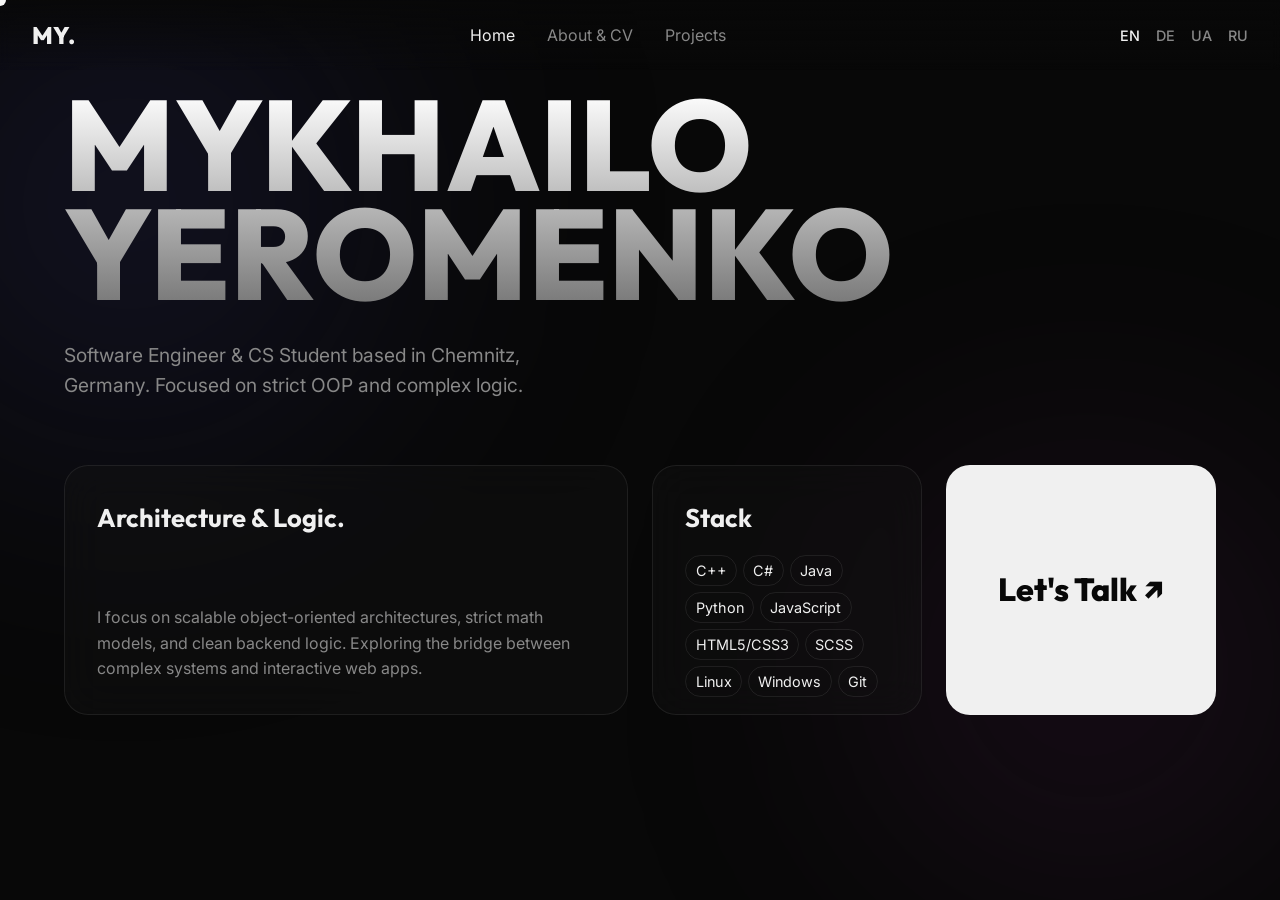
<file: index.html>
<!DOCTYPE html>
<html lang="en">
<head>
    <meta charset="UTF-8">
    <meta name="viewport" content="width=device-width, initial-scale=1.0">
    <title>Portfolio</title>
    <link href="https://fonts.googleapis.com/css2?family=Outfit:wght@300;500;800&family=Inter:wght@400;500&family=JetBrains+Mono&display=swap" rel="stylesheet">
    <link rel="stylesheet" href="style.css">
    <link rel="icon" href="favicon-round.png" type="image/x-icon">
</head>
<body>
    <div class="cursor"></div>
    <div class="ambient-glow glow-1"></div>
    <div class="ambient-glow glow-2"></div>

    <!-- Шапка и Навигация -->
    <header class="top-nav">
        <div class="logo">MY.</div>
        <div class="burger-menu" id="burger-menu" role="button" aria-label="Open navigation menu" tabindex="0">
            <span></span><span></span><span></span>
        </div>
        
        <nav class="main-nav" id="main-nav">
            <button class="nav-btn active hover-target" data-target="page-home">Home</button>
            <button class="nav-btn hover-target" data-target="page-about">About & CV</button>
            <button class="nav-btn hover-target" data-target="page-projects">Projects</button>
            
            <!-- МОБИЛЬНЫЙ ПЕРЕКЛЮЧАТЕЛЬ (Будет виден только в меню на телефоне) -->
            <div class="mobile-lang-switch">
                <a href="index.html" class="active hover-target">EN</a>
                <a href="index_de.html" class="hover-target">DE</a>
                <a href="index_ua.html" class="hover-target">UA</a>
                <a href="index_ru.html" class="hover-target">RU</a>
            </div>
        </nav>

        <!-- ДЕСКТОПНЫЙ ПЕРЕКЛЮЧАТЕЛЬ (Будет виден только на ПК) -->
        <div class="lang-switch">
            <a href="index.html" class="active hover-target">EN</a>
            <a href="index_de.html" class="hover-target">DE</a>
            <a href="index_ua.html" class="hover-target">UA</a>
            <a href="index_ru.html" class="hover-target">RU</a>
        </div>
    </header>

    <main class="container">
        
        <!-- ================= СТРАНИЦА: ГЛАВНАЯ (Bento Grid) ================= -->
        <section id="page-home" class="page-section active">
            <div class="hero">
                <h1 class="huge-text">MYKHAILO<br>YEROMENKO</h1>
                <div class="hero-bottom">
                    <p>Software Engineer & CS Student based in Chemnitz, Germany. Focused on strict OOP and complex logic.</p>
                </div>
            </div>

            <div class="bento-grid">
                <!-- Кратко о себе -->
                <div class="bento-card span-2 reveal">
                    <h3>Architecture & Logic.</h3>
                    <p>I focus on scalable object-oriented architectures, strict math models, and clean backend logic. Exploring the bridge between complex systems and interactive web apps.</p>
                </div>
                <!-- Стек -->
                <div class="bento-card reveal tech-card">
                    <h3>Stack</h3>
                    <div class="tags">
                        <!-- Языки -->
                        <span>C++</span><span>C#</span><span>Java</span><span>Python</span><span>JavaScript</span>
                        <!-- Веб -->
                        <span>HTML5/CSS3</span><span>SCSS</span>
                        <!-- Окружение и инструменты -->
                        <span>Linux</span><span>Windows</span><span>Git</span>
                    </div>
                </div>
                <div class="bento-card reveal contact-card">
                    <a target="_blank" href="https://t.me/Petryshka229" class="hover-target">Let's Talk ↗</a>
                </div>
            </div>
        </section>


        <!-- ================= СТРАНИЦА: ОБО МНЕ & CV ================= -->
        <section id="page-about" class="page-section">
            <div class="about-grid">
                <!-- Мотивационное письмо -->
                <article class="motivation-section reveal">
                    <h2>About Me</h2>
                    <p>I approach software development as a structural discipline. My primary focus lies in creating scalable object-oriented architectures and complex backend logic.</p>
                    <p>Beyond academic requirements, I actively develop interactive applications and simulations. Whether it's architecting a mathematical core or designing web-based tools for tabletop games like Dungeons & Dragons, I prioritize code maintainability and strict logic patterns.</p>
                    <p>Currently seeking opportunities to apply my knowledge in a professional R&D or backend development environment.</p>
                </article>

                <!-- Резюме (CV) -->
                <article class="cv-section reveal">
                    <h2>Curriculum Vitae</h2>
                    <div class="cv-item">
                        <span class="cv-date">Oct 2026 — Present</span>
                        <h3>Technische Universität Chemnitz</h3>
                        <p>B.Sc. Informatik (Winter Semester 2026/2027)</p>
                    </div>
                    <div class="cv-item">
                        <span class="cv-date">2022 — 2024</span>
                        <h3>V. N. Karazin Kharkiv National University</h3>
                        <p>Computer Science (4 semesters completed)</p>
                    </div>
                    <div class="cv-item">
                        <span class="cv-date">Languages</span>
                        <p>Ukrainian (Native), Russian (Native), German (B2), English.</p>
                    </div>
                </article>
            </div>
        </section>


        <!-- ================= СТРАНИЦА: ПРОЕКТЫ ================= -->
        <section id="page-projects" class="page-section">
            <div class="projects-header reveal">
                <h2>Selected Works</h2>
                <div class="project-filters">
                    <button class="filter-btn active hover-target" data-filter="all">All</button>
                    <button class="filter-btn hover-target" data-filter="university">University</button>
                    <button class="filter-btn hover-target" data-filter="courses">Courses</button>
                    <button class="filter-btn hover-target" data-filter="hobby">Hobby</button>
                    <button class="filter-btn hover-target" data-filter="work">Work</button>
                    <button class="filter-btn hover-target" data-filter="games">Games</button>
                </div>
            </div>

            <div class="projects-gallery">
                <article class="advanced-project-card reveal" data-category="university">
                <div class="project-preview">
                    <img src="lab001.jpg" alt="Lab 001 Preview" class="preview-img">
                    <div class="project-links">
                    <a href="https://misha1290.github.io/lab001/" class="btn-primary hover-target" target="_blank" rel="noopener noreferrer">Live Demo</a>
                    <a href="https://github.com/misha1290/lab001" class="btn-secondary hover-target" target="_blank" rel="noopener noreferrer">GitHub</a>
                    </div>
                </div>
                <div class="project-details">
                    <span class="category">University Project</span>
                    <h3>HTML5 Web Architecture</h3>
                    <p class="tech-stack">HTML5 • Semantic Markup</p>
                    <p class="description">
                    An academic project focused on the foundational principles of building web pages using modern HTML5 standards and client-server architecture concepts.
                    </p>

                    <div class="features-block">
                    <h4>Key Features & Highlights:</h4>
                    <ul>
                        <li><strong>Semantic Outlining:</strong> Employs standard structural tags like <code>&lt;header&gt;</code>, <code>&lt;section&gt;</code>, <code>&lt;article&gt;</code>, and <code>&lt;footer&gt;</code> for accessible document flow.</li>
                        <li><strong>Native Multimedia Integration:</strong> Embeds local video and audio files directly using HTML5 <code>&lt;video&gt;</code> and <code>&lt;audio&gt;</code> tags with built-in playback controls.</li>
                        <li><strong>Code Documentation:</strong> Uses <code>&lt;pre&gt;</code> and <code>&lt;code&gt;</code> blocks to display raw HTML examples within the page itself.</li>
                    </ul>
                    </div>

                    <div class="code-viewer">
                    <div class="code-header">
                        <div class="mac-btns">
                        <span class="dot red"></span>
                        <span class="dot yellow"></span>
                        <span class="dot green"></span>
                        </div>
                        <span class="filename">index.html</span>
                    </div>
                    <pre><code>&lt;!-- Native video embedding with fallback --&gt;
    &lt;section&gt;
        &lt;p&gt;Вивід відео за допомогою тегу &amp;lt;video&amp;gt;&lt;/p&gt;
        &lt;video width="600" height="400" controls&gt;
            &lt;source src="videolabs.mp4" type="video/mp4"&gt;
            Ваш браузер не підтримує відтворення відео.
        &lt;/video&gt;
    &lt;/section&gt;</code></pre>
                    </div>
                </div>
                </article>
        <!-- BEAUTY-LAB -->
                <article class="advanced-project-card reveal" data-category="work">
                    <div class="project-preview">
                        <img src="BeautyLab.jpg" alt="Beauty Lab Chemnitz" class="preview-img">
                        <div class="project-links">
                        <a href="https://misha1290.github.io/-BEAUTY-LAB/" class="btn-primary hover-target" target="_blank" rel="noopener noreferrer">Live Demo</a>
                        <a href="https://github.com/misha1290/-BEAUTY-LAB" class="btn-secondary hover-target" target="_blank" rel="noopener noreferrer">GitHub</a>
                        </div>
                    </div>

                    <div class="project-details">
                        <span class="category">Commercial / Landing Page</span>
                        <h3>Beauty Lab</h3>
                        <p class="tech-stack">Vanilla JS • Tailwind CSS • Fetch API</p>
                        <p class="description">
                        A premium, bilingual (RU/DE) landing page developed for an esthetic center in Germany. The project features dynamic DOM rendering, scroll-triggered animations, and a serverless lead-capture system integrated with Telegram.
                        </p>

                        <div class="features-block">
                        <h4>Key Features & Highlights:</h4>
                        <ul>
                            <li><strong>Serverless Form Submission:</strong> Routing booking requests to a Telegram bot via Google Apps Script, explicitly bypassing CORS preflight restrictions.</li>
                            <li><strong>State Persistence (UX):</strong> Utilizing <code>localStorage</code> to temporarily save user inputs across sessions, preventing data loss on accidental page reloads.</li>
                            <li><strong>Bilingual Architecture:</strong> Dynamic language switching (Russian/German) implemented via a custom JS dictionary and DOM traversing, without page reloads.</li>
                            <li><strong>Performance:</strong> Styled strictly with Tailwind CSS and animated using the native <code>IntersectionObserver</code> API for optimal rendering speed.</li>
                        </ul>
                        </div>

                        <div class="code-viewer">
                        <div class="code-header">
                            <div class="mac-btns">
                            <span class="dot red"></span>
                            <span class="dot yellow"></span>
                            <span class="dot green"></span>
                            </div>
                            <span class="filename">telegram-api.js</span>
                        </div>
                        <pre><code>// Asynchronous lead capture & CORS handling
        const GOOGLE_APP_URL = 'https://script.google.com/macros/s/.../exec'; 

        async function sendToTelegram(message, inputIdsToClear) {
            try {
                const response = await fetch(GOOGLE_APP_URL, {
                    method: 'POST',
                    // Using text/plain to avoid CORS preflight issues in Google Script
                    headers: { 'Content-Type': 'text/plain;charset=utf-8' },
                    body: JSON.stringify({ message: message })
                });
                
                const result = await response.json();
                
                if (result.status === 'success') {
                    showSuccessModal();
                    clearFormStorage(inputIdsToClear); // Clears localStorage upon success
                } else {
                    console.error('Server Error:', result.message);
                }
            } catch (error) {
                console.error('Network Error:', error);
            }
        }</code></pre>
                        </div>
                    </div>
                </article>
                <!-- Time Sync Manager -->
                <article class="advanced-project-card reveal" data-category="hobby">
                    <div class="project-preview">
                        <img src="Cat.jpg" alt="Time Sync Manager Preview" class="preview-img">
                        <div class="project-links">
                        <a href="https://misha1290.github.io/cat/" class="btn-primary hover-target" target="_blank" rel="noopener noreferrer">Live Demo</a>
                        <a href="https://github.com/misha1290/cat" class="btn-secondary hover-target" target="_blank" rel="noopener noreferrer">GitHub</a>
                        </div>
                    </div>

                    <div class="project-details">
                        <span class="category">Hobby / Utility App</span>
                        <h3>Time Sync Manager & Shop</h3>
                        <p class="tech-stack">JavaScript (ES6+) • Fetch API • LocalStorage</p>
                        <p class="description">
                        A web application featuring a countdown timer synchronized with a global time API. It includes a virtual storefront where users can purchase or use time-altering power-ups.
                        </p>

                        <div class="features-block">
                        <h4>Key Features & Highlights:</h4>
                        <ul>
                            <li><strong>Server Time Synchronization:</strong> Fetches real-time UTC data from <code>worldtimeapi.org</code> to adjust for client-side clock drift and prevent manipulation.</li>
                            <li><strong>Persistent State Management:</strong> Utilizes <code>localStorage</code> to save the timer's end time, pause moments, and shop inventory (items like time freezes) across browser reloads.</li>
                            <li><strong>Dynamic UI Updates:</strong> Calculates hours, minutes, and seconds dynamically and handles interval clearing when the timer reaches zero.</li>
                        </ul>
                        </div>

                        <div class="code-viewer">
                        <div class="code-header">
                            <div class="mac-btns">
                            <span class="dot red"></span>
                            <span class="dot yellow"></span>
                            <span class="dot green"></span>
                            </div>
                            <span class="filename">timer-sync.js</span>
                        </div>
                        <pre><code>// Fetching real UTC time to prevent client-side cheating
        async function getServerTime() {
        try {
            const response = await fetch("https://worldtimeapi.org/api/ip");
            const data = await response.json();
            return new Date(data.utc_datetime);
        } catch (error) {
            console.error("API Error:", error);
            return new Date(); // fallback: local time
        }
        }</code></pre>
                        </div>
                    </div>
                </article>
        <!-- 1. SeptaBank -->
                <article class="advanced-project-card reveal" data-category="courses">
                    <div class="project-preview">
                        <img src="Bank.jpg" alt="SeptaBank UI Preview" class="preview-img">
                        <div class="project-links">
                        <a href="https://misha1290.github.io/SeptaBank/" class="btn-primary hover-target" target="_blank" rel="noopener noreferrer">Live Demo</a>
                        <a href="https://github.com/misha1290/SeptaBank" class="btn-secondary hover-target" target="_blank" rel="noopener noreferrer">GitHub</a>
                        </div>
                    </div>

                    <div class="project-details">
                        <span class="category">Course Project / Frontend UI</span>
                        <h3>SeptaBank Landing</h3>
                        <p class="tech-stack">Vanilla JS • CSS 3D Transforms • AOS</p>
                        <p class="description">
                        A visually rich landing page designed for a mock financial institution. The core focus is on smooth user experience, featuring controlled preloader sequencing, scroll-driven reveals, and complex CSS architectures for 3D elements.
                        </p>

                        <div class="features-block">
                        <h4>Key Technical Highlights:</h4>
                        <ul>
                            <li><strong>Timeout Preloader:</strong> A custom JS-driven loading screen that blocks the overflow until the DOM is fully ready, fading out smoothly via CSS classes.</li>
                            <li><strong>3D Card Interactions:</strong> Implementation of realistic credit card components using advanced CSS properties like <code>transform-style: preserve-3d</code> and <code>rotateY</code>.</li>
                            <li><strong>Scroll Animations:</strong> Integration of the AOS library for performant, intersection-based fade and zoom effects on content blocks.</li>
                        </ul>
                        </div>

                        <div class="code-viewer">
                        <div class="code-header">
                            <div class="mac-btns">
                            <span class="dot red"></span>
                            <span class="dot yellow"></span>
                            <span class="dot green"></span>
                            </div>
                            <span class="filename">loader.js</span>
                        </div>
                        <pre><code>// Preloader & overflow control sequence
        let loader = document.querySelector('.loading');
        let body = document.querySelector('body');

        window.addEventListener('load', function() {
            loader.classList.add('tuck');
            body.classList.add('tuck'); // Enables scrolling
            
            setTimeout(function() {
                loader.classList.remove('tuck');
                body.classList.remove('tuck');
            }, 1000);
        });</code></pre>
                        </div>
                    </div>
                </article>
                <!-- 2. Gildia -->
                <article class="advanced-project-card reveal" data-category="hobby">
                    <div class="project-preview">
                        <img src="Gildia.jpg" alt="Adventurers Guild Preview" class="preview-img">
                        <div class="project-links">
                        <a href="https://misha1290.github.io/Gildia/" class="btn-primary hover-target" target="_blank" rel="noopener noreferrer">Live Demo</a>
                        <a href="https://github.com/misha1290/Gildia" class="btn-secondary hover-target" target="_blank" rel="noopener noreferrer">GitHub</a>
                        </div>
                    </div>

                    <div class="project-details">
                        <span class="category">Hobby / Tabletop Tool</span>
                        <h3>Adventurers Guild Board</h3>
                        <p class="tech-stack">JavaScript (ES6) • DOM Manipulation • CSS</p>
                        <p class="description">
                        An immersive, interactive quest board built to track homebrew D&D campaigns. It parses arrays of quest and character data to dynamically generate a randomized, organic-looking notice board and rank roster.
                        </p>

                        <div class="features-block">
                        <h4>Key Technical Highlights:</h4>
                        <ul>
                            <li><strong>Dynamic HTML Injection:</strong> Iterating through data arrays to construct and append complex DOM elements on the fly using template literals.</li>
                            <li><strong>Organic Algorithmic UI:</strong> Simulating a physical notice board by applying a random CSS rotation (between -4 and 4 degrees) to each rendered quest card.</li>
                            <li><strong>Complex Styling:</strong> Crafting a fantasy aesthetic using stacked linear and radial gradients, custom web fonts, and multi-layered box shadows.</li>
                        </ul>
                        </div>

                        <div class="code-viewer">
                        <div class="code-header">
                            <div class="mac-btns">
                            <span class="dot red"></span>
                            <span class="dot yellow"></span>
                            <span class="dot green"></span>
                            </div>
                            <span class="filename">render-quests.js</span>
                        </div>
                        <pre><code>// Dynamic rendering with randomized rotation
        quests.forEach(quest =&gt; {
            const notice = document.createElement('div');
            notice.classList.add('notice');
            
            // Applying random tilt (-4 to 4 degrees)
            const rotation = (Math.random() * 8) - 4;
            notice.style.transform = `rotate(${rotation}deg)`;

            let marksHtml = quest.marks &gt; 0 
                ? `&lt;div class="marks"&gt;${'🔴'.repeat(quest.marks)}&lt;/div&gt;` 
                : '';

            notice.innerHTML = `
                &lt;h2&gt;${quest.title}&lt;/h2&gt;
                &lt;span class="highlight"&gt;XP: ${quest.xp}&lt;/span&gt;
                &lt;p&gt;${quest.desc}&lt;/p&gt;
                &lt;span class="highlight"&gt;Reward: ${quest.reward}&lt;/span&gt;
                ${marksHtml}
            `;
            
            board.appendChild(notice);
        });</code></pre>
                        </div>
                    </div>
                </article>
                <!-- Kingdom Game -->
                <article class="advanced-project-card reveal" data-category="hobby games">
                    <div class="project-preview">
                        <img src="kingdom.png" alt="Kingdom Game Preview" class="preview-img">
                        <div class="project-links">
                        <a href="https://misha1290.github.io/kingdom/" class="btn-primary hover-target" target="_blank" rel="noopener noreferrer">Live Demo</a>
                        <a href="https://github.com/misha1290/kingdom" class="btn-secondary hover-target" target="_blank" rel="noopener noreferrer">GitHub</a>
                        </div>
                    </div>

                    <div class="project-details">
                        <span class="category">Hobby / Web Game</span>
                        <h3>Kingdom: Royal Defense</h3>
                        <p class="tech-stack">Vanilla JS • HTML5 Audio • DOM</p>
                        <p class="description">
                        A browser-based interactive story and strategy game. Players manage troop numbers and tactics to quell an uprising, featuring branching outcomes, hidden lore modals, and a custom draggable radio interface for background music.
                        </p>

                        <div class="features-block">
                        <h4>Key Technical Highlights:</h4>
                        <ul>
                            <li><strong>Custom Media Player:</strong> Implemented a draggable radio UI where the position of the slider dynamically calculates and changes the currently playing audio track.</li>
                            <li><strong>Game Logic & Outcomes:</strong> Developed a combat calculation system comparing user choices and randomized enemy strength to determine victory or defeat.</li>
                            <li><strong>CSS State Management:</strong> Utilized the native checkbox hack (pseudoclasses) to toggle complex hidden UI elements and lore modals without relying entirely on JavaScript.</li>
                        </ul>
                        </div>

                        <div class="code-viewer">
                        <div class="code-header">
                            <div class="mac-btns">
                            <span class="dot red"></span>
                            <span class="dot yellow"></span>
                            <span class="dot green"></span>
                            </div>
                            <span class="filename">radio-drag.js</span>
                        </div>
                        <pre><code>// Handling draggable radio slider and track switching
        draggable.onmousedown = function(event) {
            isDragging = true;
            document.onmousemove = function(event) {
                if (isDragging) {
                    const containerRect = container.getBoundingClientRect();
                    let newLeft = event.clientX - containerRect.left - draggable.offsetWidth / 2;

                    let closestPosition = positions[0];
                    let closestDistance = Math.abs(newLeft - positions[0]);
                    for (let pos of positions) {
                        let distance = Math.abs(newLeft - pos);
                        if (distance &lt; closestDistance) {
                            closestPosition = pos;
                            closestDistance = distance;
                        }
                    }
                    draggable.style.left = closestPosition + 'px';
                }
            };
        };</code></pre>
                        </div>
                    </div>
                </article>

                <!-- Chess Players -->
                <article class="advanced-project-card reveal" data-category="courses">
                    <div class="project-preview">
                        <img src="Chess.jpeg" alt="Chess Players Preview" class="preview-img">
                        <div class="project-links">
                        <a href="https://misha1290.github.io/Practical_robot_No.7/" class="btn-primary hover-target" target="_blank" rel="noopener noreferrer">Live Demo</a>
                        <a href="https://github.com/misha1290/Practical_robot_No.7" class="btn-secondary hover-target" target="_blank" rel="noopener noreferrer">GitHub</a>
                        </div>
                    </div>

                    <div class="project-details">
                        <span class="category">Course Project / Informational</span>
                        <h3>Greatest Chess Players</h3>
                        <p class="tech-stack">HTML5 • CSS Layouts • Anchor Navigation</p>
                        <p class="description">
                        A structured informational webpage detailing the biographies of the greatest chess players in history. The project emphasizes clean typography, semantic structuring, and effective in-page navigation using anchored links.
                        </p>

                        <div class="features-block">
                        <h4>Key Technical Highlights:</h4>
                        <ul>
                            <li><strong>Fixed Sidebar Navigation:</strong> Implemented a persistent side menu using CSS fixed positioning that allows users to quickly jump between different player biographies.</li>
                            <li><strong>Semantic HTML Flow:</strong> Utilized structural tags to logically organize content for better accessibility and SEO indexing.</li>
                            <li><strong>Responsive Layout Adjustments:</strong> Configured media queries to hide the sidebar on smaller screens, ensuring the main content remains readable on mobile devices.</li>
                        </ul>
                        </div>

                        <div class="code-viewer">
                        <div class="code-header">
                            <div class="mac-btns">
                            <span class="dot red"></span>
                            <span class="dot yellow"></span>
                            <span class="dot green"></span>
                            </div>
                            <span class="filename">style.css</span>
                        </div>
                        <pre><code>/* Responsive Sidebar Navigation */
        .minu{
        position: fixed;
        text-align: center;
        border: thick solid black;
        width: 190px;
        height: 520px;
        left: 30px;
        }

        @media screen and (max-width: 906px) {
        .minu{
            display: none;
        }
        .section{
            padding-left: 0px;
        }
        }</code></pre>
                        </div>
                    </div>
                </article>

                <!-- DECBASE -->
                <article class="advanced-project-card reveal" data-category="courses work">
                    <div class="project-preview">
                        <img src="DECBASE.jpeg" alt="DECBASE Preview" class="preview-img">
                        <div class="project-links">
                        <a href="https://misha1290.github.io/DECBASE/" class="btn-primary hover-target" target="_blank" rel="noopener noreferrer">Live Demo</a>
                        <a href="https://github.com/misha1290/DECBASE" class="btn-secondary hover-target" target="_blank" rel="noopener noreferrer">GitHub</a>
                        </div>
                    </div>

                    <div class="project-details">
                        <span class="category">Courses / Architectural Landing</span>
                        <h3>DECBASE Interior Design</h3>
                        <p class="tech-stack">SCSS • Bootstrap 5 • HTML Dialog</p>
                        <p class="description">
                        A comprehensive, highly stylized landing page for an interior design firm. This project demonstrates the ability to integrate external frameworks while maintaining a strong, custom styling architecture.
                        </p>

                        <div class="features-block">
                        <h4>Key Technical Highlights:</h4>
                        <ul>
                            <li><strong>Native Dialog Modals:</strong> Leveraged the native HTML dialog element combined with inline JavaScript to handle complex overlay screens without heavy external scripts.</li>
                            <li><strong>Framework Integration:</strong> Utilized a popular CSS library for rapid implementation of robust components, specifically responsive carousels for client testimonials.</li>
                            <li><strong>Advanced CSS Architecture:</strong> Organized styles using advanced nesting and pseudo-elements to create complex UI patterns like animated mobile burger menus.</li>
                        </ul>
                        </div>

                        <div class="code-viewer">
                        <div class="code-header">
                            <div class="mac-btns">
                            <span class="dot red"></span>
                            <span class="dot yellow"></span>
                            <span class="dot green"></span>
                            </div>
                            <span class="filename">index.html</span>
                        </div>
                        <pre><code>&lt;!-- Native HTML5 Dialog Implementation --&gt;
        &lt;button class="best-button-open sub-button" onclick="document.querySelector('.best-modal').showModal()"&gt;CONTINUE READING&lt;/button&gt;

        &lt;dialog class="best-modal"&gt;
        &lt;h1 class="modal-title"&gt;More information&lt;/h1&gt;
        &lt;p class="modal-text"&gt;Detailed content goes here...&lt;/p&gt;
        &lt;img class="modal-img" src="./image/img1.jpg" alt="error"&gt;
        &lt;button class="best-button-close" onclick="document.querySelector('.best-modal').close()"&gt;Exit&lt;/button&gt;
        &lt;/dialog&gt;</code></pre>
                        </div>
                    </div>
                </article>

            </div>
        </section>
    </main>
    <script src="script.js"></script>
</body>
</html>
</file>
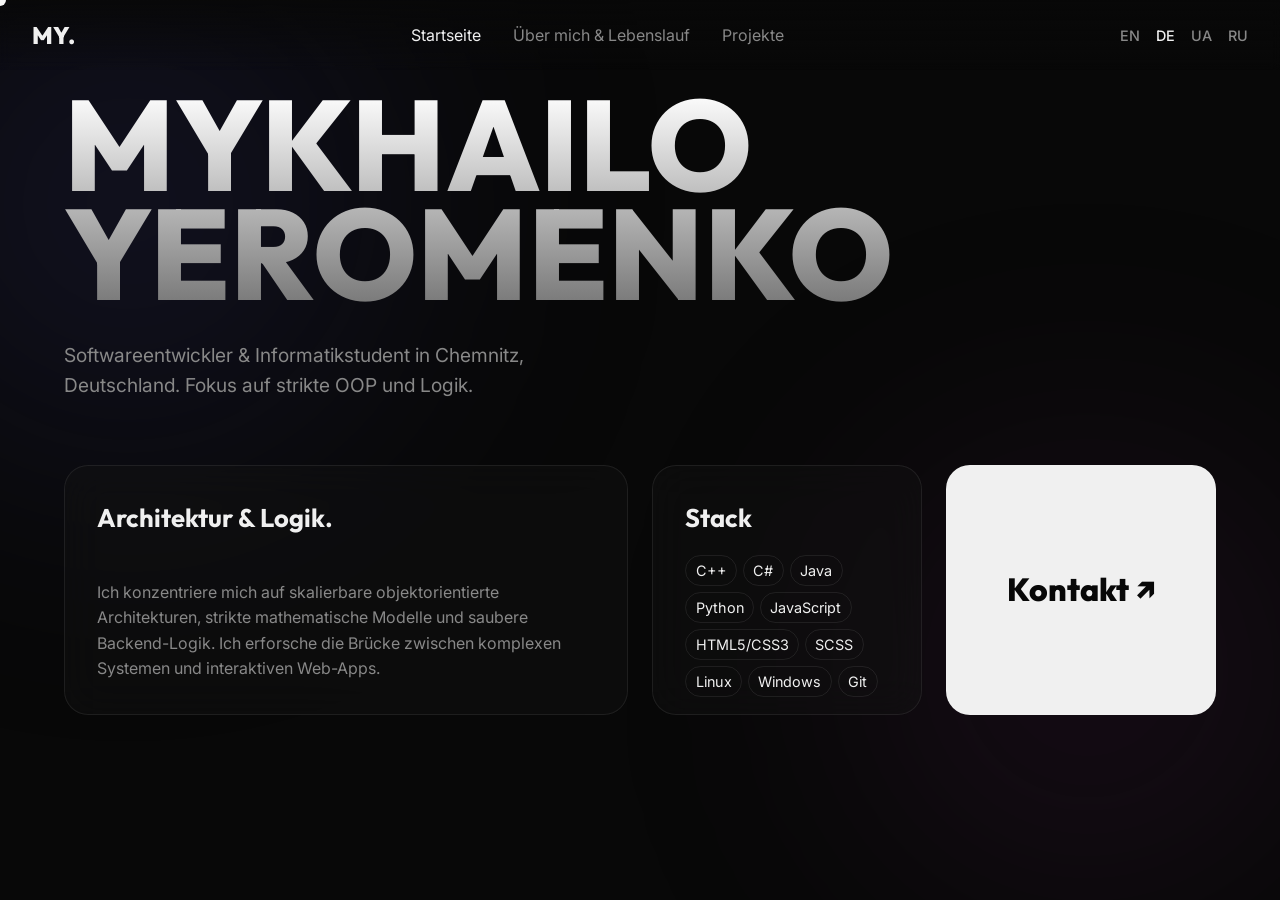
<file: index_de.html>
<!DOCTYPE html>
<html lang="de">
<head>
    <meta charset="UTF-8">
    <meta name="viewport" content="width=device-width, initial-scale=1.0">
    <title>Portfolio</title>
    <link href="https://fonts.googleapis.com/css2?family=Outfit:wght@300;500;800&family=Inter:wght@400;500&family=JetBrains+Mono&display=swap" rel="stylesheet">
    <link rel="stylesheet" href="style.css">
    <link rel="icon" href="favicon-round.png" type="image/x-icon">
</head>
<body>
    <div class="cursor"></div>
    <div class="ambient-glow glow-1"></div>
    <div class="ambient-glow glow-2"></div>

    <!-- Шапка и Навигация -->
    <header class="top-nav">
        <div class="logo">MY.</div>
        <div class="burger-menu" id="burger-menu" role="button" aria-label="Navigationsmenü öffnen" tabindex="0">
            <span></span><span></span><span></span>
        </div>
        <nav class="main-nav" id="main-nav">
            <button class="nav-btn active hover-target" data-target="page-home">Startseite</button>
            <button class="nav-btn hover-target" data-target="page-about">Über mich & Lebenslauf</button>
            <button class="nav-btn hover-target" data-target="page-projects">Projekte</button>
            
            <!-- МОБИЛЬНЫЙ ПЕРЕКЛЮЧАТЕЛЬ (Будет виден только в меню на телефоне) -->
            <div class="mobile-lang-switch">
                <a href="index.html" class="hover-target">EN</a>
                <a href="index_de.html" class="active hover-target">DE</a>
                <a href="index_ua.html" class="hover-target">UA</a>
                <a href="index_ru.html" class="hover-target">RU</a>
            </div>
        </nav>

        <!-- ДЕСКТОПНЫЙ ПЕРЕКЛЮЧАТЕЛЬ (Будет виден только на ПК) -->
        <div class="lang-switch">
            <a href="index.html" class="hover-target">EN</a>
            <a href="index_de.html" class="active hover-target">DE</a>
            <a href="index_ua.html" class="hover-target">UA</a>
            <a href="index_ru.html" class="hover-target">RU</a>
        </div>
    </header>

    <main class="container">
        
        <!-- ================= СТРАНИЦА: ГЛАВНАЯ (Bento Grid) ================= -->
        <section id="page-home" class="page-section active">
            <div class="hero">
                <h1 class="huge-text">MYKHAILO<br>YEROMENKO</h1>
                <div class="hero-bottom">
                    <p>Softwareentwickler & Informatikstudent in Chemnitz, Deutschland. Fokus auf strikte OOP und Logik.</p>
                </div>
            </div>

            <div class="bento-grid">
                <!-- Кратко о себе -->
                <div class="bento-card span-2 reveal">
                    <h3>Architektur & Logik.</h3>
                    <p>Ich konzentriere mich auf skalierbare objektorientierte Architekturen, strikte mathematische Modelle und saubere Backend-Logik. Ich erforsche die Brücke zwischen komplexen Systemen und interaktiven Web-Apps.</p>
                </div>
                <!-- Стек -->
                <div class="bento-card reveal tech-card">
                    <h3>Stack</h3>
                    <div class="tags">
                        <!-- Языки -->
                        <span>C++</span><span>C#</span><span>Java</span><span>Python</span><span>JavaScript</span>
                        <!-- Веб -->
                        <span>HTML5/CSS3</span><span>SCSS</span>
                        <!-- Окружение и инструменты -->
                        <span>Linux</span><span>Windows</span><span>Git</span>
                    </div>
                </div>
                <div class="bento-card reveal contact-card">
                    <a target="_blank" href="https://t.me/Petryshka229" class="hover-target">Kontakt ↗</a>
                </div>
            </div>
        </section>


        <!-- ================= СТРАНИЦА: ОБО МНЕ & CV ================= -->
        <section id="page-about" class="page-section">
            <div class="about-grid">
                <!-- Мотивационное письмо -->
                <article class="motivation-section reveal">
                    <h2>Über mich</h2>
                    <p>Ich betrachte die Softwareentwicklung als eine strukturelle Disziplin. Mein Hauptaugenmerk liegt auf der Erstellung skalierbarer, objektorientierter Architekturen und komplexer Backend-Logik.</p>
                    <p>Über die akademischen Anforderungen hinaus entwickle ich aktiv interaktive Anwendungen und Simulationen. Ob es darum geht, einen mathematischen Kern zu strukturieren oder webbasierte Tools für Tabletop-Spiele wie Dungeons & Dragons zu entwerfen – ich lege stets Wert auf Code-Wartbarkeit und strikte Logikmuster.</p>
                    <p>Derzeit bin ich auf der Suche nach Möglichkeiten, mein Wissen in einer professionellen F&E- oder Backend-Entwicklungsumgebung anzuwenden.</p>
                </article>

                <!-- Резюме (CV) -->
                <article class="cv-section reveal">
                    <h2>Lebenslauf</h2>
                    <div class="cv-item">
                        <span class="cv-date">Okt 2026 — Heute</span>
                        <h3>Technische Universität Chemnitz</h3>
                        <p>B.Sc. Informatik (Wintersemester 2026/2027)</p>
                    </div>
                    <div class="cv-item">
                        <span class="cv-date">2022 — 2024</span>
                        <h3>V. N. Karazin Kharkiv National University</h3>
                        <p>Informatik (4 Semester absolviert)</p>
                    </div>
                    <div class="cv-item">
                        <span class="cv-date">Sprachen</span>
                        <p>Ukrainisch (Muttersprache), Russisch (Muttersprache), Deutsch (B2), Englisch.</p>
                    </div>
                </article>
            </div>
        </section>


        <!-- ================= СТРАНИЦА: ПРОЕКТЫ ================= -->
        <section id="page-projects" class="page-section">
            <div class="projects-header reveal">
                <h2>Ausgewählte Projekte</h2>
                <div class="project-filters">
                    <button class="filter-btn active hover-target" data-filter="all">Alle</button>
                    <button class="filter-btn hover-target" data-filter="university">Universität</button>
                    <button class="filter-btn hover-target" data-filter="courses">Kurse</button>
                    <button class="filter-btn hover-target" data-filter="hobby">Hobby</button>
                    <button class="filter-btn hover-target" data-filter="work">Arbeit</button>
                    <button class="filter-btn hover-target" data-filter="games">Spiele</button>
                </div>
            </div>

            <div class="projects-gallery">
                <article class="advanced-project-card reveal" data-category="university">
                <div class="project-preview">
                    <img src="lab001.jpg" alt="Lab 001 Preview" class="preview-img">
                    <div class="project-links">
                    <a href="https://misha1290.github.io/lab001/" class="btn-primary hover-target" target="_blank" rel="noopener noreferrer">Live-Demo</a>
                    <a href="https://github.com/misha1290/lab001" class="btn-secondary hover-target" target="_blank" rel="noopener noreferrer">GitHub</a>
                    </div>
                </div>
                <div class="project-details">
                    <span class="category">Universitätsprojekt</span>
                    <h3>HTML5 Web-Architektur</h3>
                    <p class="tech-stack">HTML5 • Semantisches Markup</p>
                    <p class="description">
                    Ein akademisches Projekt mit Fokus auf die grundlegenden Prinzipien der Erstellung von Webseiten unter Verwendung moderner HTML5-Standards und Client-Server-Architekturkonzepte.
                    </p>

                    <div class="features-block">
                    <h4>Hauptmerkmale & Highlights:</h4>
                    <ul>
                        <li><strong>Semantische Strukturierung:</strong> Verwendet Standard-Struktur-Tags wie <code>&lt;header&gt;</code>, <code>&lt;section&gt;</code>, <code>&lt;article&gt;</code> und <code>&lt;footer&gt;</code> für einen barrierefreien Dokumentenfluss.</li>
                        <li><strong>Native Multimedia-Integration:</strong> Bindet lokale Video- und Audiodateien direkt über HTML5 <code>&lt;video&gt;</code> und <code>&lt;audio&gt;</code> Tags mit integrierten Steuerelementen ein.</li>
                        <li><strong>Code-Dokumentation:</strong> Nutzt <code>&lt;pre&gt;</code> und <code>&lt;code&gt;</code> Blöcke, um rohe HTML-Beispiele innerhalb der Seite darzustellen.</li>
                    </ul>
                    </div>

                    <div class="code-viewer">
                    <div class="code-header">
                        <div class="mac-btns">
                        <span class="dot red"></span>
                        <span class="dot yellow"></span>
                        <span class="dot green"></span>
                        </div>
                        <span class="filename">index.html</span>
                    </div>
                    <pre><code>&lt;!-- Native video embedding with fallback --&gt;
    &lt;section&gt;
        &lt;p&gt;Вивід відео за допомогою тегу &amp;lt;video&amp;gt;&lt;/p&gt;
        &lt;video width="600" height="400" controls&gt;
            &lt;source src="videolabs.mp4" type="video/mp4"&gt;
            Ваш браузер не підтримує відтворення відео.
        &lt;/video&gt;
    &lt;/section&gt;</code></pre>
                    </div>
                </div>
                </article>
        <!-- BEAUTY-LAB -->
                <article class="advanced-project-card reveal" data-category="work">
                    <div class="project-preview">
                        <img src="BeautyLab.jpg" alt="Beauty Lab Chemnitz" class="preview-img">
                        <div class="project-links">
                        <a href="https://misha1290.github.io/-BEAUTY-LAB/" class="btn-primary hover-target" target="_blank" rel="noopener noreferrer">Live-Demo</a>
                        <a href="https://github.com/misha1290/-BEAUTY-LAB" class="btn-secondary hover-target" target="_blank" rel="noopener noreferrer">GitHub</a>
                        </div>
                    </div>

                    <div class="project-details">
                        <span class="category">Kommerziell / Landing Page</span>
                        <h3>Beauty Lab</h3>
                        <p class="tech-stack">Vanilla JS • Tailwind CSS • Fetch API</p>
                        <p class="description">
                        Eine hochwertige, zweisprachige (RU/DE) Landing Page, entwickelt für ein ästhetisches Zentrum in Deutschland. Das Projekt bietet dynamisches DOM-Rendering, scroll-ausgelöste Animationen und ein serverloses Lead-Capture-System, das mit Telegram integriert ist.
                        </p>

                        <div class="features-block">
                        <h4>Hauptmerkmale & Highlights:</h4>
                        <ul>
                            <li><strong>Serverlose Formularübermittlung:</strong> Weiterleitung von Buchungsanfragen an einen Telegram-Bot via Google Apps Script unter expliziter Umgehung von CORS-Preflight-Beschränkungen.</li>
                            <li><strong>Zustandsspeicherung (UX):</strong> Nutzung von <code>localStorage</code>, um Benutzereingaben über Sitzungen hinweg vorübergehend zu speichern und Datenverlust bei versehentlichem Neuladen der Seite zu verhindern.</li>
                            <li><strong>Zweisprachige Architektur:</strong> Dynamischer Sprachwechsel (Russisch/Deutsch), implementiert über ein benutzerdefiniertes JS-Wörterbuch und DOM-Traversing, ohne die Seite neu zu laden.</li>
                            <li><strong>Leistung:</strong> Striktes Styling mit Tailwind CSS und Animationen mithilfe der nativen <code>IntersectionObserver</code> API für optimale Rendering-Geschwindigkeit.</li>
                        </ul>
                        </div>

                        <div class="code-viewer">
                        <div class="code-header">
                            <div class="mac-btns">
                            <span class="dot red"></span>
                            <span class="dot yellow"></span>
                            <span class="dot green"></span>
                            </div>
                            <span class="filename">telegram-api.js</span>
                        </div>
                        <pre><code>// Asynchronous lead capture & CORS handling
        const GOOGLE_APP_URL = 'https://script.google.com/macros/s/.../exec'; 

        async function sendToTelegram(message, inputIdsToClear) {
            try {
                const response = await fetch(GOOGLE_APP_URL, {
                    method: 'POST',
                    // Using text/plain to avoid CORS preflight issues in Google Script
                    headers: { 'Content-Type': 'text/plain;charset=utf-8' },
                    body: JSON.stringify({ message: message })
                });
                
                const result = await response.json();
                
                if (result.status === 'success') {
                    showSuccessModal();
                    clearFormStorage(inputIdsToClear); // Clears localStorage upon success
                } else {
                    console.error('Server Error:', result.message);
                }
            } catch (error) {
                console.error('Network Error:', error);
            }
        }</code></pre>
                        </div>
                    </div>
                </article>
                <!-- Time Sync Manager -->
                <article class="advanced-project-card reveal" data-category="hobby">
                    <div class="project-preview">
                        <img src="Cat.jpg" alt="Time Sync Manager Preview" class="preview-img">
                        <div class="project-links">
                        <a href="https://misha1290.github.io/cat/" class="btn-primary hover-target" target="_blank" rel="noopener noreferrer">Live-Demo</a>
                        <a href="https://github.com/misha1290/cat" class="btn-secondary hover-target" target="_blank" rel="noopener noreferrer">GitHub</a>
                        </div>
                    </div>

                    <div class="project-details">
                        <span class="category">Hobby / Utility App</span>
                        <h3>Time Sync Manager & Shop</h3>
                        <p class="tech-stack">JavaScript (ES6+) • Fetch API • LocalStorage</p>
                        <p class="description">
                        Eine Webanwendung mit einem Countdown-Timer, der mit einer globalen Zeit-API synchronisiert ist. Sie enthält ein virtuelles Geschäft, in dem Benutzer zeitverändernde Power-Ups kaufen oder verwenden können.
                        </p>

                        <div class="features-block">
                        <h4>Hauptmerkmale & Highlights:</h4>
                        <ul>
                            <li><strong>Server-Zeit-Synchronisation:</strong> Ruft Echtzeit-UTC-Daten von <code>worldtimeapi.org</code> ab, um clientseitige Uhrenabweichungen anzupassen und Manipulationen zu verhindern.</li>
                            <li><strong>Persistente Zustandsverwaltung:</strong> Verwendet <code>localStorage</code>, um die Endzeit des Timers, Pausenmomente und das Shop-Inventar (Gegenstände wie Zeit-Einfrierungen) über Browser-Neuladevorgänge hinweg zu speichern.</li>
                            <li><strong>Dynamische UI-Aktualisierungen:</strong> Berechnet Stunden, Minuten und Sekunden dynamisch und behandelt das Löschen von Intervallen, wenn der Timer null erreicht.</li>
                        </ul>
                        </div>

                        <div class="code-viewer">
                        <div class="code-header">
                            <div class="mac-btns">
                            <span class="dot red"></span>
                            <span class="dot yellow"></span>
                            <span class="dot green"></span>
                            </div>
                            <span class="filename">timer-sync.js</span>
                        </div>
                        <pre><code>// Fetching real UTC time to prevent client-side cheating
        async function getServerTime() {
        try {
            const response = await fetch("https://worldtimeapi.org/api/ip");
            const data = await response.json();
            return new Date(data.utc_datetime);
        } catch (error) {
            console.error("API Error:", error);
            return new Date(); // fallback: local time
        }
        }</code></pre>
                        </div>
                    </div>
                </article>
        <!-- 1. SeptaBank -->
                <article class="advanced-project-card reveal" data-category="courses">
                    <div class="project-preview">
                        <img src="Bank.jpg" alt="SeptaBank UI Preview" class="preview-img">
                        <div class="project-links">
                        <a href="https://misha1290.github.io/SeptaBank/" class="btn-primary hover-target" target="_blank" rel="noopener noreferrer">Live-Demo</a>
                        <a href="https://github.com/misha1290/SeptaBank" class="btn-secondary hover-target" target="_blank" rel="noopener noreferrer">GitHub</a>
                        </div>
                    </div>

                    <div class="project-details">
                        <span class="category">Kursprojekt / Frontend UI</span>
                        <h3>SeptaBank Landing</h3>
                        <p class="tech-stack">Vanilla JS • CSS 3D Transforms • AOS</p>
                        <p class="description">
                        Eine visuell ansprechende Landing Page, entworfen für ein fiktives Finanzinstitut. Der Hauptfokus liegt auf einer reibungslosen Benutzererfahrung mit gesteuerten Preloader-Sequenzen, scroll-gesteuerten Enthüllungen und komplexen CSS-Architekturen für 3D-Elemente.
                        </p>

                        <div class="features-block">
                        <h4>Wichtige technische Highlights:</h4>
                        <ul>
                            <li><strong>Timeout-Preloader:</strong> Ein benutzerdefinierter, JS-gesteuerter Ladebildschirm, der den Overflow blockiert, bis das DOM vollständig bereit ist, und reibungslos über CSS-Klassen ausgeblendet wird.</li>
                            <li><strong>3D-Karten-Interaktionen:</strong> Implementierung realistischer Kreditkartenkomponenten mit erweiterten CSS-Eigenschaften wie <code>transform-style: preserve-3d</code> und <code>rotateY</code>.</li>
                            <li><strong>Scroll-Animationen:</strong> Integration der AOS-Bibliothek für performante, intersectionsbasierte Fade- und Zoom-Effekte auf Inhaltsblöcken.</li>
                        </ul>
                        </div>

                        <div class="code-viewer">
                        <div class="code-header">
                            <div class="mac-btns">
                            <span class="dot red"></span>
                            <span class="dot yellow"></span>
                            <span class="dot green"></span>
                            </div>
                            <span class="filename">loader.js</span>
                        </div>
                        <pre><code>// Preloader & overflow control sequence
        let loader = document.querySelector('.loading');
        let body = document.querySelector('body');

        window.addEventListener('load', function() {
            loader.classList.add('tuck');
            body.classList.add('tuck'); // Enables scrolling
            
            setTimeout(function() {
                loader.classList.remove('tuck');
                body.classList.remove('tuck');
            }, 1000);
        });</code></pre>
                        </div>
                    </div>
                </article>
                <!-- 2. Gildia -->
                <article class="advanced-project-card reveal" data-category="hobby">
                    <div class="project-preview">
                        <img src="Gildia.jpg" alt="Adventurers Guild Preview" class="preview-img">
                        <div class="project-links">
                        <a href="https://misha1290.github.io/Gildia/" class="btn-primary hover-target" target="_blank" rel="noopener noreferrer">Live-Demo</a>
                        <a href="https://github.com/misha1290/Gildia" class="btn-secondary hover-target" target="_blank" rel="noopener noreferrer">GitHub</a>
                        </div>
                    </div>

                    <div class="project-details">
                        <span class="category">Hobby / Tabletop Tool</span>
                        <h3>Adventurers Guild Board</h3>
                        <p class="tech-stack">JavaScript (ES6) • DOM Manipulation • CSS</p>
                        <p class="description">
                        Ein immersives, interaktives Quest-Board, das entwickelt wurde, um Homebrew D&D-Kampagnen zu verfolgen. Es parst Arrays von Quest- und Charakterdaten, um dynamisch ein zufälliges, organisch aussehendes schwarzes Brett und eine Rangliste zu generieren.
                        </p>

                        <div class="features-block">
                        <h4>Wichtige technische Highlights:</h4>
                        <ul>
                            <li><strong>Dynamische HTML-Injektion:</strong> Durchlaufen von Daten-Arrays, um komplexe DOM-Elemente on-the-fly mittels Template-Literalen zu konstruieren und anzuhängen.</li>
                            <li><strong>Organische algorithmische UI:</strong> Simulation eines physischen schwarzen Bretts durch Anwendung einer zufälligen CSS-Rotation (zwischen -4 und 4 Grad) auf jede gerenderte Quest-Karte.</li>
                            <li><strong>Komplexes Styling:</strong> Erstellung einer Fantasy-Ästhetik unter Verwendung von gestapelten linearen und radialen Farbverläufen, benutzerdefinierten Web-Schriftarten und mehrschichtigen Box-Shadows.</li>
                        </ul>
                        </div>

                        <div class="code-viewer">
                        <div class="code-header">
                            <div class="mac-btns">
                            <span class="dot red"></span>
                            <span class="dot yellow"></span>
                            <span class="dot green"></span>
                            </div>
                            <span class="filename">render-quests.js</span>
                        </div>
                        <pre><code>// Dynamic rendering with randomized rotation
        quests.forEach(quest =&gt; {
            const notice = document.createElement('div');
            notice.classList.add('notice');
            
            // Applying random tilt (-4 to 4 degrees)
            const rotation = (Math.random() * 8) - 4;
            notice.style.transform = `rotate(${rotation}deg)`;

            let marksHtml = quest.marks &gt; 0 
                ? `&lt;div class="marks"&gt;${'🔴'.repeat(quest.marks)}&lt;/div&gt;` 
                : '';

            notice.innerHTML = `
                &lt;h2&gt;${quest.title}&lt;/h2&gt;
                &lt;span class="highlight"&gt;XP: ${quest.xp}&lt;/span&gt;
                &lt;p&gt;${quest.desc}&lt;/p&gt;
                &lt;span class="highlight"&gt;Reward: ${quest.reward}&lt;/span&gt;
                ${marksHtml}
            `;
            
            board.appendChild(notice);
        });</code></pre>
                        </div>
                    </div>
                </article>
                <!-- Kingdom Game -->
                <article class="advanced-project-card reveal" data-category="hobby games">
                    <div class="project-preview">
                        <img src="kingdom.png" alt="Kingdom Game Preview" class="preview-img">
                        <div class="project-links">
                        <a href="https://misha1290.github.io/kingdom/" class="btn-primary hover-target" target="_blank" rel="noopener noreferrer">Live-Demo</a>
                        <a href="https://github.com/misha1290/kingdom" class="btn-secondary hover-target" target="_blank" rel="noopener noreferrer">GitHub</a>
                        </div>
                    </div>

                    <div class="project-details">
                        <span class="category">Hobby / Web-Spiel</span>
                        <h3>Kingdom: Royal Defense</h3>
                        <p class="tech-stack">Vanilla JS • HTML5 Audio • DOM</p>
                        <p class="description">
                        Ein browserbasiertes interaktives Story- und Strategiespiel. Spieler verwalten Truppenstärken und Taktiken, um einen Aufstand niederzuschlagen, mit verzweigten Handlungssträngen, versteckten Lore-Modals und einer benutzerdefinierten ziehbaren Radio-Schnittstelle für Hintergrundmusik.
                        </p>

                        <div class="features-block">
                        <h4>Wichtige technische Highlights:</h4>
                        <ul>
                            <li><strong>Benutzerdefinierter Media Player:</strong> Implementierung einer ziehbaren Radio-UI, bei der die Position des Schiebereglers dynamisch den aktuell spielenden Audiotrack berechnet und ändert.</li>
                            <li><strong>Spiel-Logik & Ergebnisse:</strong> Entwicklung eines Kampfbeschreibungssystems, das Benutzerentscheidungen und zufällige Feindstärke vergleicht, um Sieg oder Niederlage zu bestimmen.</li>
                            <li><strong>CSS State Management:</strong> Nutzung des nativen Checkbox-Hacks (Pseudoklassen), um komplexe versteckte UI-Elemente und Lore-Modals umzuschalten, ohne sich vollständig auf JavaScript zu verlassen.</li>
                        </ul>
                        </div>

                        <div class="code-viewer">
                        <div class="code-header">
                            <div class="mac-btns">
                            <span class="dot red"></span>
                            <span class="dot yellow"></span>
                            <span class="dot green"></span>
                            </div>
                            <span class="filename">radio-drag.js</span>
                        </div>
                        <pre><code>// Handling draggable radio slider and track switching
        draggable.onmousedown = function(event) {
            isDragging = true;
            document.onmousemove = function(event) {
                if (isDragging) {
                    const containerRect = container.getBoundingClientRect();
                    let newLeft = event.clientX - containerRect.left - draggable.offsetWidth / 2;

                    let closestPosition = positions[0];
                    let closestDistance = Math.abs(newLeft - positions[0]);
                    for (let pos of positions) {
                        let distance = Math.abs(newLeft - pos);
                        if (distance &lt; closestDistance) {
                            closestPosition = pos;
                            closestDistance = distance;
                        }
                    }
                    draggable.style.left = closestPosition + 'px';
                }
            };
        };</code></pre>
                        </div>
                    </div>
                </article>

                <!-- Chess Players -->
                <article class="advanced-project-card reveal" data-category="courses">
                    <div class="project-preview">
                        <img src="Chess.jpeg" alt="Chess Players Preview" class="preview-img">
                        <div class="project-links">
                        <a href="https://misha1290.github.io/Practical_robot_No.7/" class="btn-primary hover-target" target="_blank" rel="noopener noreferrer">Live-Demo</a>
                        <a href="https://github.com/misha1290/Practical_robot_No.7" class="btn-secondary hover-target" target="_blank" rel="noopener noreferrer">GitHub</a>
                        </div>
                    </div>

                    <div class="project-details">
                        <span class="category">Kursprojekt / Information</span>
                        <h3>Greatest Chess Players</h3>
                        <p class="tech-stack">HTML5 • CSS Layouts • Anchor Navigation</p>
                        <p class="description">
                        Eine strukturierte Informationswebseite, die die Biografien der größten Schachspieler der Geschichte detailliert beschreibt. Das Projekt betont saubere Typografie, semantische Strukturierung und effektive In-Page-Navigation mithilfe von Anker-Links.
                        </p>

                        <div class="features-block">
                        <h4>Wichtige technische Highlights:</h4>
                        <ul>
                            <li><strong>Fixierte Sidebar-Navigation:</strong> Implementierung eines persistenten Seitenmenüs mit CSS Fixed Positioning, das es Benutzern ermöglicht, schnell zwischen verschiedenen Spielerbiografien zu springen.</li>
                            <li><strong>Semantischer HTML-Fluss:</strong> Nutzung von Struktur-Tags zur logischen Organisation von Inhalten für bessere Barrierefreiheit und SEO-Indizierung.</li>
                            <li><strong>Responsive Layout-Anpassungen:</strong> Konfiguration von Media Queries, um die Sidebar auf kleineren Bildschirmen auszublenden und sicherzustellen, dass der Hauptinhalt auf mobilen Geräten lesbar bleibt.</li>
                        </ul>
                        </div>

                        <div class="code-viewer">
                        <div class="code-header">
                            <div class="mac-btns">
                            <span class="dot red"></span>
                            <span class="dot yellow"></span>
                            <span class="dot green"></span>
                            </div>
                            <span class="filename">style.css</span>
                        </div>
                        <pre><code>/* Responsive Sidebar Navigation */
        .minu{
        position: fixed;
        text-align: center;
        border: thick solid black;
        width: 190px;
        height: 520px;
        left: 30px;
        }

        @media screen and (max-width: 906px) {
        .minu{
            display: none;
        }
        .section{
            padding-left: 0px;
        }
        }</code></pre>
                        </div>
                    </div>
                </article>

                <!-- DECBASE -->
                <article class="advanced-project-card reveal" data-category="courses work">
                    <div class="project-preview">
                        <img src="DECBASE.jpeg" alt="DECBASE Preview" class="preview-img">
                        <div class="project-links">
                        <a href="https://misha1290.github.io/DECBASE/" class="btn-primary hover-target" target="_blank" rel="noopener noreferrer">Live-Demo</a>
                        <a href="https://github.com/misha1290/DECBASE" class="btn-secondary hover-target" target="_blank" rel="noopener noreferrer">GitHub</a>
                        </div>
                    </div>

                    <div class="project-details">
                        <span class="category">Kurse / Architektur Landing</span>
                        <h3>DECBASE Interior Design</h3>
                        <p class="tech-stack">SCSS • Bootstrap 5 • HTML Dialog</p>
                        <p class="description">
                        Eine umfassende, stark stilistisierte Landing Page für ein Innenarchitekturbüro. Dieses Projekt demonstriert die Fähigkeit, externe Frameworks zu integrieren und gleichzeitig eine starke, benutzerdefinierte Styling-Architektur beizubehalten.
                        </p>

                        <div class="features-block">
                        <h4>Wichtige technische Highlights:</h4>
                        <ul>
                            <li><strong>Native Dialog Modals:</strong> Nutzung des nativen HTML-Dialog-Elements in Kombination mit Inline-JavaScript, um komplexe Overlay-Bildschirme ohne schwere externe Skripte zu verwalten.</li>
                            <li><strong>Framework-Integration:</strong> Verwendung einer beliebten CSS-Bibliothek zur schnellen Implementierung robuster Komponenten, insbesondere von responsiven Karussells für Kundenreferenzen.</li>
                            <li><strong>Erweiterte CSS-Architektur:</strong> Organisation von Stilen mithilfe von erweitertem Nesting und Pseudo-Elementen zur Erstellung komplexer UI-Muster wie animierter mobiler Burger-Menüs.</li>
                        </ul>
                        </div>

                        <div class="code-viewer">
                        <div class="code-header">
                            <div class="mac-btns">
                            <span class="dot red"></span>
                            <span class="dot yellow"></span>
                            <span class="dot green"></span>
                            </div>
                            <span class="filename">index.html</span>
                        </div>
                        <pre><code>&lt;!-- Native HTML5 Dialog Implementation --&gt;
        &lt;button class="best-button-open sub-button" onclick="document.querySelector('.best-modal').showModal()"&gt;CONTINUE READING&lt;/button&gt;

        &lt;dialog class="best-modal"&gt;
        &lt;h1 class="modal-title"&gt;More information&lt;/h1&gt;
        &lt;p class="modal-text"&gt;Detailed content goes here...&lt;/p&gt;
        &lt;img class="modal-img" src="./image/img1.jpg" alt="error"&gt;
        &lt;button class="best-button-close" onclick="document.querySelector('.best-modal').close()"&gt;Exit&lt;/button&gt;
        &lt;/dialog&gt;</code></pre>
                        </div>
                    </div>
                </article>

            </div>
        </section>
    </main>
    <script src="script.js"></script>
</body>
</html>
</file>
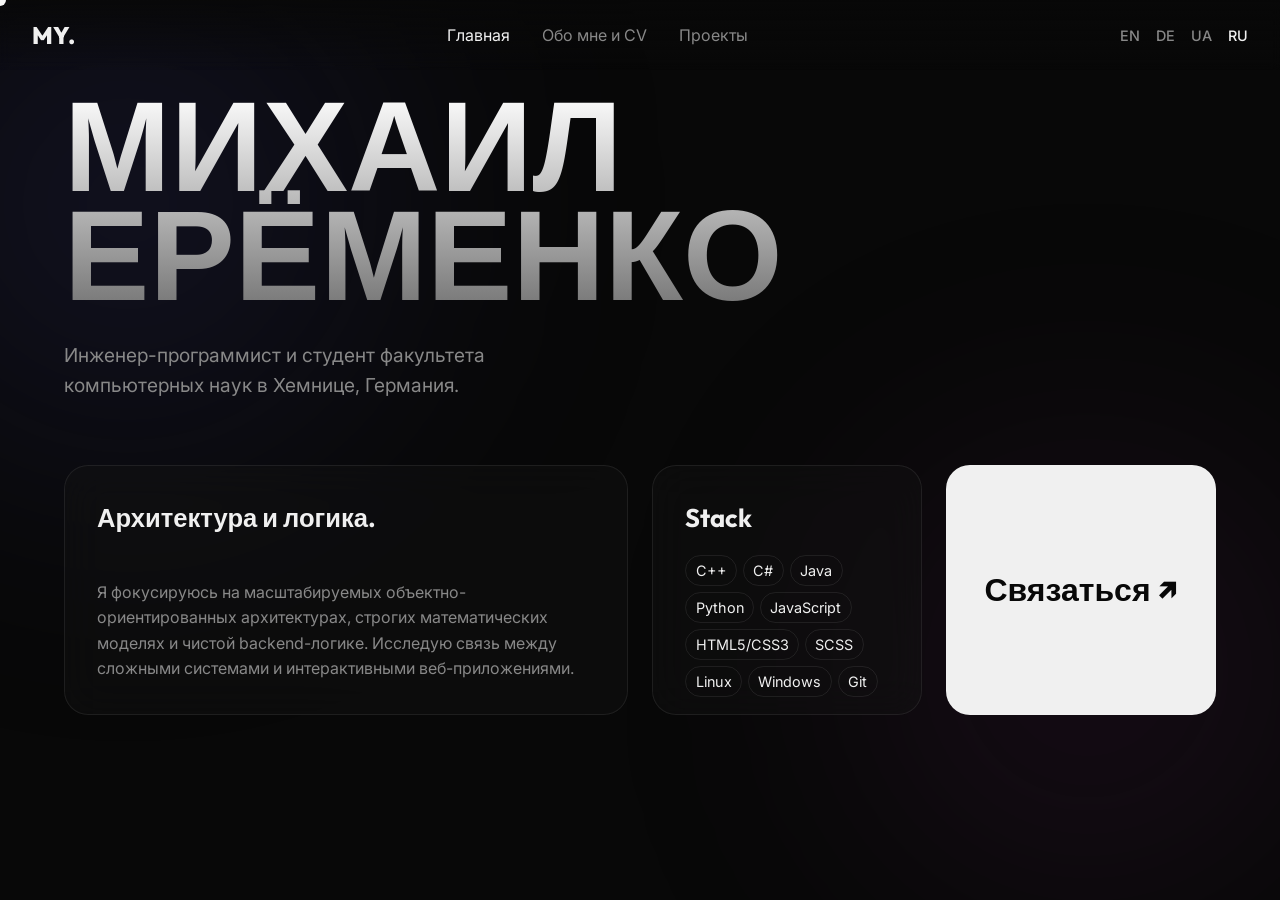
<file: index_ru.html>
<!DOCTYPE html>
<html lang="ru">
<head>
    <meta charset="UTF-8">
    <meta name="viewport" content="width=device-width, initial-scale=1.0">
    <title>Портфолио</title>
    <link href="https://fonts.googleapis.com/css2?family=Outfit:wght@300;500;800&family=Inter:wght@400;500&family=JetBrains+Mono&display=swap" rel="stylesheet">
    <link rel="stylesheet" href="style.css">
    <link rel="icon" href="favicon-round.png" type="image/x-icon">
</head>
<body>
    <div class="cursor"></div>
    <div class="ambient-glow glow-1"></div>
    <div class="ambient-glow glow-2"></div>

    <!-- Шапка и Навигация -->
    <header class="top-nav">
        <div class="logo">MY.</div>
        <div class="burger-menu" id="burger-menu" role="button" aria-label="Открыть навигационное меню" tabindex="0">
            <span></span><span></span><span></span>
        </div>
        <nav class="main-nav" id="main-nav">
            <button class="nav-btn active hover-target" data-target="page-home">Главная</button>
            <button class="nav-btn hover-target" data-target="page-about">Обо мне и CV</button>
            <button class="nav-btn hover-target" data-target="page-projects">Проекты</button>
            
            <!-- МОБИЛЬНЫЙ ПЕРЕКЛЮЧАТЕЛЬ (Будет виден только в меню на телефоне) -->
            <div class="mobile-lang-switch">
                <a href="index.html" class="hover-target">EN</a>
                <a href="index_de.html" class="hover-target">DE</a>
                <a href="index_ua.html" class="hover-target">UA</a>
                <a href="index_ru.html" class="active hover-target">RU</a>
            </div>
        </nav>

        <!-- ДЕСКТОПНЫЙ ПЕРЕКЛЮЧАТЕЛЬ (Будет виден только на ПК) -->
        <div class="lang-switch">
            <a href="index.html" class="hover-target">EN</a>
            <a href="index_de.html" class="hover-target">DE</a>
            <a href="index_ua.html" class="hover-target">UA</a>
            <a href="index_ru.html" class="active hover-target">RU</a>
        </div>
    </header>

    <main class="container">
        
        <!-- ================= СТРАНИЦА: ГЛАВНАЯ (Bento Grid) ================= -->
        <section id="page-home" class="page-section active">
            <div class="hero">
                <h1 class="huge-text">МИХАИЛ<br>ЕРЁМЕНКО</h1>
                <div class="hero-bottom">
                    <p>Инженер-программист и студент факультета компьютерных наук в Хемнице, Германия.</p>
                </div>
            </div>

            <div class="bento-grid">
                <!-- Кратко о себе -->
                <div class="bento-card span-2 reveal">
                    <h3>Архитектура и логика.</h3>
                    <p>Я фокусируюсь на масштабируемых объектно-ориентированных архитектурах, строгих математических моделях и чистой backend-логике. Исследую связь между сложными системами и интерактивными веб-приложениями.</p>
                </div>
                <!-- Стек -->
                <div class="bento-card reveal tech-card">
                    <h3>Stack</h3>
                    <div class="tags">
                        <!-- Языки -->
                        <span>C++</span><span>C#</span><span>Java</span><span>Python</span><span>JavaScript</span>
                        <!-- Веб -->
                        <span>HTML5/CSS3</span><span>SCSS</span>
                        <!-- Окружение и инструменты -->
                        <span>Linux</span><span>Windows</span><span>Git</span>
                    </div>
                </div>
                <div class="bento-card reveal contact-card">
                    <a target="_blank" href="https://t.me/Petryshka229" class="hover-target">Связаться ↗</a>
                </div>
            </div>
        </section>


        <!-- ================= СТРАНИЦА: ОБО МНЕ & CV ================= -->
        <section id="page-about" class="page-section">
            <div class="about-grid">
                <!-- Мотивационное письмо -->
                <article class="motivation-section reveal">
                    <h2>Обо мне</h2>
                    <p>Я рассматриваю разработку ПО как структурную дисциплину. Мое основное внимание направлено на создание масштабируемых объектно-ориентированных архитектур и сложной backend-логики.</p>
                    <p>Помимо академических требований, я активно разрабатываю интерактивные приложения и симуляции. Будь то проектирование математического ядра или создание веб-инструментов для настольных игр, таких как Dungeons & Dragons, я всегда ставлю в приоритет поддерживаемость кода и строгие логические паттерны.</p>
                    <p>В настоящее время ищу возможности применить свои знания в профессиональной среде R&D или backend-разработки.</p>
                </article>

                <!-- Резюме (CV) -->
                <article class="cv-section reveal">
                    <h2>Резюме (CV)</h2>
                    <div class="cv-item">
                        <span class="cv-date">Окт 2026 — Настоящее время</span>
                        <h3>Technische Universität Chemnitz</h3>
                        <p>Бакалавр информатики (Зимний семестр 2026/2027)</p>
                    </div>
                    <div class="cv-item">
                        <span class="cv-date">2022 — 2024</span>
                        <h3>Харьковский национальный университет им. В. Н. Каразина</h3>
                        <p>Компьютерные науки (окончено 4 семестра)</p>
                    </div>
                    <div class="cv-item">
                        <span class="cv-date">Языки</span>
                        <p>Украинский (Родной), Русский (Родной), Немецкий (B2), Английский.</p>
                    </div>
                </article>
            </div>
        </section>


        <!-- ================= СТРАНИЦА: ПРОЕКТЫ ================= -->
        <section id="page-projects" class="page-section">
            <div class="projects-header reveal">
                <h2>Избранные работы</h2>
                <div class="project-filters">
                    <button class="filter-btn active hover-target" data-filter="all">Все</button>
                    <button class="filter-btn hover-target" data-filter="university">Университет</button>
                    <button class="filter-btn hover-target" data-filter="courses">Курсы</button>
                    <button class="filter-btn hover-target" data-filter="hobby">Хобби</button>
                    <button class="filter-btn hover-target" data-filter="work">Работа</button>
                    <button class="filter-btn hover-target" data-filter="games">Игры</button>
                </div>
            </div>

            <div class="projects-gallery">
                <article class="advanced-project-card reveal" data-category="university">
                <div class="project-preview">
                    <img src="lab001.jpg" alt="Превью Lab 001" class="preview-img">
                    <div class="project-links">
                    <a href="https://misha1290.github.io/lab001/" class="btn-primary hover-target" target="_blank" rel="noopener noreferrer">Демо</a>
                    <a href="https://github.com/misha1290/lab001" class="btn-secondary hover-target" target="_blank" rel="noopener noreferrer">GitHub</a>
                    </div>
                </div>
                <div class="project-details">
                    <span class="category">Университетский проект</span>
                    <h3>Веб-архитектура HTML5</h3>
                    <p class="tech-stack">HTML5 • Семантическая верстка</p>
                    <p class="description">
                    Академический проект, посвященный основополагающим принципам создания веб-страниц с использованием современных стандартов HTML5 и концепций клиент-серверной архитектуры.
                    </p>

                    <div class="features-block">
                    <h4>Ключевые особенности:</h4>
                    <ul>
                        <li><strong>Семантическая структура:</strong> Использование стандартных структурных тегов, таких как <code>&lt;header&gt;</code>, <code>&lt;section&gt;</code>, <code>&lt;article&gt;</code> и <code>&lt;footer&gt;</code> для обеспечения доступности потока документа.</li>
                        <li><strong>Нативная интеграция мультимедиа:</strong> Встраивание локальных видео- и аудиофайлов напрямую через теги HTML5 <code>&lt;video&gt;</code> и <code>&lt;audio&gt;</code> со встроенными элементами управления.</li>
                        <li><strong>Документирование кода:</strong> Использование блоков <code>&lt;pre&gt;</code> и <code>&lt;code&gt;</code> для отображения примеров сырого HTML-кода на самой странице.</li>
                    </ul>
                    </div>

                    <div class="code-viewer">
                    <div class="code-header">
                        <div class="mac-btns">
                        <span class="dot red"></span>
                        <span class="dot yellow"></span>
                        <span class="dot green"></span>
                        </div>
                        <span class="filename">index.html</span>
                    </div>
                    <pre><code>&lt;!-- Native video embedding with fallback --&gt;
    &lt;section&gt;
        &lt;p&gt;Вивід відео за допомогою тегу &amp;lt;video&amp;gt;&lt;/p&gt;
        &lt;video width="600" height="400" controls&gt;
            &lt;source src="videolabs.mp4" type="video/mp4"&gt;
            Ваш браузер не підтримує відтворення відео.
        &lt;/video&gt;
    &lt;/section&gt;</code></pre>
                    </div>
                </div>
                </article>
        <!-- BEAUTY-LAB -->
                <article class="advanced-project-card reveal" data-category="work">
                    <div class="project-preview">
                        <img src="BeautyLab.jpg" alt="Beauty Lab Chemnitz" class="preview-img">
                        <div class="project-links">
                        <a href="https://misha1290.github.io/-BEAUTY-LAB/" class="btn-primary hover-target" target="_blank" rel="noopener noreferrer">Демо</a>
                        <a href="https://github.com/misha1290/-BEAUTY-LAB" class="btn-secondary hover-target" target="_blank" rel="noopener noreferrer">GitHub</a>
                        </div>
                    </div>

                    <div class="project-details">
                        <span class="category">Коммерция / Landing Page</span>
                        <h3>Beauty Lab</h3>
                        <p class="tech-stack">Vanilla JS • Tailwind CSS • Fetch API</p>
                        <p class="description">
                        Премиальный двуязычный (RU/DE) лендинг, разработанный для эстетического центра в Германии. Проект включает динамический рендеринг DOM, анимации при скролле и бессерверную систему сбора заявок с интеграцией в Telegram.
                        </p>

                        <div class="features-block">
                        <h4>Ключевые особенности:</h4>
                        <ul>
                            <li><strong>Бессерверная отправка форм:</strong> Маршрутизация запросов на бронирование в Telegram-бота через Google Apps Script в обход ограничений CORS.</li>
                            <li><strong>Сохранение состояния (UX):</strong> Использование <code>localStorage</code> для временного сохранения пользовательского ввода между сессиями во избежание потери данных при случайной перезагрузке.</li>
                            <li><strong>Двуязычная архитектура:</strong> Динамическое переключение языков (Русский/Немецкий) реализовано через кастомный JS-словарь и обход DOM без перезагрузки страницы.</li>
                            <li><strong>Производительность:</strong> Стилизовано строго с помощью Tailwind CSS и анимировано через нативный <code>IntersectionObserver</code> API для оптимальной скорости рендеринга.</li>
                        </ul>
                        </div>

                        <div class="code-viewer">
                        <div class="code-header">
                            <div class="mac-btns">
                            <span class="dot red"></span>
                            <span class="dot yellow"></span>
                            <span class="dot green"></span>
                            </div>
                            <span class="filename">telegram-api.js</span>
                        </div>
                        <pre><code>// Asynchronous lead capture & CORS handling
        const GOOGLE_APP_URL = 'https://script.google.com/macros/s/.../exec'; 

        async function sendToTelegram(message, inputIdsToClear) {
            try {
                const response = await fetch(GOOGLE_APP_URL, {
                    method: 'POST',
                    // Using text/plain to avoid CORS preflight issues in Google Script
                    headers: { 'Content-Type': 'text/plain;charset=utf-8' },
                    body: JSON.stringify({ message: message })
                });
                
                const result = await response.json();
                
                if (result.status === 'success') {
                    showSuccessModal();
                    clearFormStorage(inputIdsToClear); // Clears localStorage upon success
                } else {
                    console.error('Server Error:', result.message);
                }
            } catch (error) {
                console.error('Network Error:', error);
            }
        }</code></pre>
                        </div>
                    </div>
                </article>
                <!-- Time Sync Manager -->
                <article class="advanced-project-card reveal" data-category="hobby">
                    <div class="project-preview">
                        <img src="Cat.jpg" alt="Превью Time Sync Manager" class="preview-img">
                        <div class="project-links">
                        <a href="https://misha1290.github.io/cat/" class="btn-primary hover-target" target="_blank" rel="noopener noreferrer">Демо</a>
                        <a href="https://github.com/misha1290/cat" class="btn-secondary hover-target" target="_blank" rel="noopener noreferrer">GitHub</a>
                        </div>
                    </div>

                    <div class="project-details">
                        <span class="category">Хобби / Утилита</span>
                        <h3>Time Sync Manager & Shop</h3>
                        <p class="tech-stack">JavaScript (ES6+) • Fetch API • LocalStorage</p>
                        <p class="description">
                        Веб-приложение с таймером обратного отсчета, синхронизированным с глобальным API времени. Включает виртуальный магазин, где пользователи могут покупать и использовать усилители, влияющие на время.
                        </p>

                        <div class="features-block">
                        <h4>Ключевые особенности:</h4>
                        <ul>
                            <li><strong>Синхронизация времени с сервером:</strong> Получение данных реального времени (UTC) с <code>worldtimeapi.org</code> для корректировки рассинхрона клиентских часов и предотвращения манипуляций.</li>
                            <li><strong>Постоянное управление состоянием:</strong> Использование <code>localStorage</code> для сохранения времени окончания таймера, моментов паузы и инвентаря магазина между перезагрузками браузера.</li>
                            <li><strong>Динамические обновления UI:</strong> Динамический расчет часов, минут и секунд, а также очистка интервала при достижении таймером нуля.</li>
                        </ul>
                        </div>

                        <div class="code-viewer">
                        <div class="code-header">
                            <div class="mac-btns">
                            <span class="dot red"></span>
                            <span class="dot yellow"></span>
                            <span class="dot green"></span>
                            </div>
                            <span class="filename">timer-sync.js</span>
                        </div>
                        <pre><code>// Fetching real UTC time to prevent client-side cheating
        async function getServerTime() {
        try {
            const response = await fetch("https://worldtimeapi.org/api/ip");
            const data = await response.json();
            return new Date(data.utc_datetime);
        } catch (error) {
            console.error("API Error:", error);
            return new Date(); // fallback: local time
        }
        }</code></pre>
                        </div>
                    </div>
                </article>
        <!-- 1. SeptaBank -->
                <article class="advanced-project-card reveal" data-category="courses">
                    <div class="project-preview">
                        <img src="Bank.jpg" alt="Превью SeptaBank UI" class="preview-img">
                        <div class="project-links">
                        <a href="https://misha1290.github.io/SeptaBank/" class="btn-primary hover-target" target="_blank" rel="noopener noreferrer">Демо</a>
                        <a href="https://github.com/misha1290/SeptaBank" class="btn-secondary hover-target" target="_blank" rel="noopener noreferrer">GitHub</a>
                        </div>
                    </div>

                    <div class="project-details">
                        <span class="category">Учебный проект / Frontend UI</span>
                        <h3>SeptaBank Landing</h3>
                        <p class="tech-stack">Vanilla JS • CSS 3D Transforms • AOS</p>
                        <p class="description">
                        Визуально насыщенный лендинг, разработанный для вымышленного финансового учреждения. Основной упор сделан на плавный пользовательский опыт, включающий контролируемые последовательности прелоадера, анимации при скролле и сложные CSS-архитектуры для 3D-элементов.
                        </p>

                        <div class="features-block">
                        <h4>Ключевые технические детали:</h4>
                        <ul>
                            <li><strong>Прелоадер по таймауту:</strong> Пользовательский экран загрузки на базе JS, блокирующий прокрутку до полной готовности DOM, и плавно исчезающий через CSS-классы.</li>
                            <li><strong>3D-взаимодействия с карточками:</strong> Реализация реалистичных компонентов кредитных карт с использованием продвинутых CSS-свойств, таких как <code>transform-style: preserve-3d</code> и <code>rotateY</code>.</li>
                            <li><strong>Анимации прокрутки:</strong> Интеграция библиотеки AOS для производительных эффектов появления и масштабирования контентных блоков на основе пересечений.</li>
                        </ul>
                        </div>

                        <div class="code-viewer">
                        <div class="code-header">
                            <div class="mac-btns">
                            <span class="dot red"></span>
                            <span class="dot yellow"></span>
                            <span class="dot green"></span>
                            </div>
                            <span class="filename">loader.js</span>
                        </div>
                        <pre><code>// Preloader & overflow control sequence
        let loader = document.querySelector('.loading');
        let body = document.querySelector('body');

        window.addEventListener('load', function() {
            loader.classList.add('tuck');
            body.classList.add('tuck'); // Enables scrolling
            
            setTimeout(function() {
                loader.classList.remove('tuck');
                body.classList.remove('tuck');
            }, 1000);
        });</code></pre>
                        </div>
                    </div>
                </article>
                <!-- 2. Gildia -->
                <article class="advanced-project-card reveal" data-category="hobby">
                    <div class="project-preview">
                        <img src="Gildia.jpg" alt="Превью Доски Гильдии" class="preview-img">
                        <div class="project-links">
                        <a href="https://misha1290.github.io/Gildia/" class="btn-primary hover-target" target="_blank" rel="noopener noreferrer">Демо</a>
                        <a href="https://github.com/misha1290/Gildia" class="btn-secondary hover-target" target="_blank" rel="noopener noreferrer">GitHub</a>
                        </div>
                    </div>

                    <div class="project-details">
                        <span class="category">Хобби / Инструмент для настолок</span>
                        <h3>Доска Гильдии Искателей Приключений</h3>
                        <p class="tech-stack">JavaScript (ES6) • Работа с DOM • CSS</p>
                        <p class="description">
                        Иммерсивная интерактивная доска квестов, созданная для отслеживания авторских D&D кампаний. Анализирует массивы данных о квестах и персонажах для динамической генерации рандомизированной, органично выглядящей доски объявлений и списка рангов.
                        </p>

                        <div class="features-block">
                        <h4>Ключевые технические детали:</h4>
                        <ul>
                            <li><strong>Динамическая инъекция HTML:</strong> Итерация по массивам данных для конструирования и добавления сложных DOM-элементов "на лету" с использованием шаблонных строк.</li>
                            <li><strong>Органичный алгоритмический UI:</strong> Имитация физической доски объявлений путем применения случайного CSS-вращения (от -4 до 4 градусов) к каждой отрисованной карточке квеста.</li>
                            <li><strong>Сложная стилизация:</strong> Создание фэнтезийной эстетики с использованием наложенных линейных и радиальных градиентов, кастомных веб-шрифтов и многослойных теней (box-shadow).</li>
                        </ul>
                        </div>

                        <div class="code-viewer">
                        <div class="code-header">
                            <div class="mac-btns">
                            <span class="dot red"></span>
                            <span class="dot yellow"></span>
                            <span class="dot green"></span>
                            </div>
                            <span class="filename">render-quests.js</span>
                        </div>
                        <pre><code>// Dynamic rendering with randomized rotation
        quests.forEach(quest =&gt; {
            const notice = document.createElement('div');
            notice.classList.add('notice');
            
            // Applying random tilt (-4 to 4 degrees)
            const rotation = (Math.random() * 8) - 4;
            notice.style.transform = `rotate(${rotation}deg)`;

            let marksHtml = quest.marks &gt; 0 
                ? `&lt;div class="marks"&gt;${'🔴'.repeat(quest.marks)}&lt;/div&gt;` 
                : '';

            notice.innerHTML = `
                &lt;h2&gt;${quest.title}&lt;/h2&gt;
                &lt;span class="highlight"&gt;XP: ${quest.xp}&lt;/span&gt;
                &lt;p&gt;${quest.desc}&lt;/p&gt;
                &lt;span class="highlight"&gt;Reward: ${quest.reward}&lt;/span&gt;
                ${marksHtml}
            `;
            
            board.appendChild(notice);
        });</code></pre>
                        </div>
                    </div>
                </article>
                <!-- Kingdom Game -->
                <article class="advanced-project-card reveal" data-category="hobby games">
                    <div class="project-preview">
                        <img src="kingdom.png" alt="Превью Kingdom Game" class="preview-img">
                        <div class="project-links">
                        <a href="https://misha1290.github.io/kingdom/" class="btn-primary hover-target" target="_blank" rel="noopener noreferrer">Демо</a>
                        <a href="https://github.com/misha1290/kingdom" class="btn-secondary hover-target" target="_blank" rel="noopener noreferrer">GitHub</a>
                        </div>
                    </div>

                    <div class="project-details">
                        <span class="category">Хобби / Браузерная игра</span>
                        <h3>Kingdom: Royal Defense</h3>
                        <p class="tech-stack">Vanilla JS • HTML5 Audio • DOM</p>
                        <p class="description">
                        Браузерная интерактивная сюжетно-стратегическая игра. Игроки управляют численностью войск и тактикой для подавления восстания. В игре присутствуют разветвленные исходы, скрытые модальные окна с лором и кастомный перетаскиваемый радио-интерфейс для фоновой музыки.
                        </p>

                        <div class="features-block">
                        <h4>Ключевые технические детали:</h4>
                        <ul>
                            <li><strong>Кастомный медиаплеер:</strong> Реализован интерфейс перетаскиваемого радио, где положение ползунка динамически рассчитывает и меняет воспроизводимый аудио-трек.</li>
                            <li><strong>Игровая логика и исходы:</strong> Разработана система расчета боя, сравнивающая выбор пользователя и рандомизированную силу противника для определения победы или поражения.</li>
                            <li><strong>Управление состояниями через CSS:</strong> Использован нативный хак с чекбоксами (псевдоклассы) для переключения сложных скрытых элементов UI и модальных окон без полной зависимости от JavaScript.</li>
                        </ul>
                        </div>

                        <div class="code-viewer">
                        <div class="code-header">
                            <div class="mac-btns">
                            <span class="dot red"></span>
                            <span class="dot yellow"></span>
                            <span class="dot green"></span>
                            </div>
                            <span class="filename">radio-drag.js</span>
                        </div>
                        <pre><code>// Handling draggable radio slider and track switching
        draggable.onmousedown = function(event) {
            isDragging = true;
            document.onmousemove = function(event) {
                if (isDragging) {
                    const containerRect = container.getBoundingClientRect();
                    let newLeft = event.clientX - containerRect.left - draggable.offsetWidth / 2;

                    let closestPosition = positions[0];
                    let closestDistance = Math.abs(newLeft - positions[0]);
                    for (let pos of positions) {
                        let distance = Math.abs(newLeft - pos);
                        if (distance &lt; closestDistance) {
                            closestPosition = pos;
                            closestDistance = distance;
                        }
                    }
                    draggable.style.left = closestPosition + 'px';
                }
            };
        };</code></pre>
                        </div>
                    </div>
                </article>

                <!-- Chess Players -->
                <article class="advanced-project-card reveal" data-category="courses">
                    <div class="project-preview">
                        <img src="Chess.jpeg" alt="Превью Chess Players" class="preview-img">
                        <div class="project-links">
                        <a href="https://misha1290.github.io/Practical_robot_No.7/" class="btn-primary hover-target" target="_blank" rel="noopener noreferrer">Демо</a>
                        <a href="https://github.com/misha1290/Practical_robot_No.7" class="btn-secondary hover-target" target="_blank" rel="noopener noreferrer">GitHub</a>
                        </div>
                    </div>

                    <div class="project-details">
                        <span class="category">Учебный проект / Информационный сайт</span>
                        <h3>Величайшие шахматисты</h3>
                        <p class="tech-stack">HTML5 • CSS Layouts • Якорная навигация</p>
                        <p class="description">
                        Структурированная информационная веб-страница с подробными биографиями величайших шахматистов в истории. В проекте сделан акцент на чистую типографику, семантическую структуру и эффективную внутристраничную навигацию с помощью якорных ссылок.
                        </p>

                        <div class="features-block">
                        <h4>Ключевые технические детали:</h4>
                        <ul>
                            <li><strong>Фиксированная боковая навигация:</strong> Реализовано постоянное боковое меню с использованием фиксированного позиционирования CSS, позволяющее пользователям быстро переключаться между биографиями разных игроков.</li>
                            <li><strong>Семантический поток HTML:</strong> Использование структурных тегов для логической организации контента с целью улучшения доступности и SEO-индексации.</li>
                            <li><strong>Адаптивный макет:</strong> Настроены медиа-запросы для скрытия боковой панели на малых экранах, гарантируя, что основной контент останется читаемым на мобильных устройствах.</li>
                        </ul>
                        </div>

                        <div class="code-viewer">
                        <div class="code-header">
                            <div class="mac-btns">
                            <span class="dot red"></span>
                            <span class="dot yellow"></span>
                            <span class="dot green"></span>
                            </div>
                            <span class="filename">style.css</span>
                        </div>
                        <pre><code>/* Responsive Sidebar Navigation */
        .minu{
        position: fixed;
        text-align: center;
        border: thick solid black;
        width: 190px;
        height: 520px;
        left: 30px;
        }

        @media screen and (max-width: 906px) {
        .minu{
            display: none;
        }
        .section{
            padding-left: 0px;
        }
        }</code></pre>
                        </div>
                    </div>
                </article>

                <!-- DECBASE -->
                <article class="advanced-project-card reveal" data-category="courses work">
                    <div class="project-preview">
                        <img src="DECBASE.jpeg" alt="Превью DECBASE" class="preview-img">
                        <div class="project-links">
                        <a href="https://misha1290.github.io/DECBASE/" class="btn-primary hover-target" target="_blank" rel="noopener noreferrer">Демо</a>
                        <a href="https://github.com/misha1290/DECBASE" class="btn-secondary hover-target" target="_blank" rel="noopener noreferrer">GitHub</a>
                        </div>
                    </div>

                    <div class="project-details">
                        <span class="category">Курсы / Архитектурный лендинг</span>
                        <h3>DECBASE Interior Design</h3>
                        <p class="tech-stack">SCSS • Bootstrap 5 • HTML Dialog</p>
                        <p class="description">
                        Комплексная, стилизованная посадочная страница для фирмы, занимающейся дизайном интерьеров. Проект демонстрирует способность интегрировать внешние фреймворки, сохраняя при этом сильную кастомную архитектуру стилей.
                        </p>

                        <div class="features-block">
                        <h4>Ключевые технические детали:</h4>
                        <ul>
                            <li><strong>Нативные диалоговые окна:</strong> Использование нативного HTML-элемента диалога в сочетании со встроенным JavaScript для работы со сложными окнами оверлея без тяжелых внешних скриптов.</li>
                            <li><strong>Интеграция фреймворков:</strong> Использование популярной CSS-библиотеки для быстрой реализации надежных компонентов, в частности адаптивных каруселей для отзывов клиентов.</li>
                            <li><strong>Продвинутая CSS-архитектура:</strong> Организация стилей с использованием продвинутой вложенности и псевдоэлементов для создания сложных UI-паттернов, таких как анимированные мобильные бургер-меню.</li>
                        </ul>
                        </div>

                        <div class="code-viewer">
                        <div class="code-header">
                            <div class="mac-btns">
                            <span class="dot red"></span>
                            <span class="dot yellow"></span>
                            <span class="dot green"></span>
                            </div>
                            <span class="filename">index.html</span>
                        </div>
                        <pre><code>&lt;!-- Native HTML5 Dialog Implementation --&gt;
        &lt;button class="best-button-open sub-button" onclick="document.querySelector('.best-modal').showModal()"&gt;CONTINUE READING&lt;/button&gt;

        &lt;dialog class="best-modal"&gt;
        &lt;h1 class="modal-title"&gt;More information&lt;/h1&gt;
        &lt;p class="modal-text"&gt;Detailed content goes here...&lt;/p&gt;
        &lt;img class="modal-img" src="./image/img1.jpg" alt="error"&gt;
        &lt;button class="best-button-close" onclick="document.querySelector('.best-modal').close()"&gt;Exit&lt;/button&gt;
        &lt;/dialog&gt;</code></pre>
                        </div>
                    </div>
                </article>

            </div>
        </section>
    </main>
    <script src="script.js"></script>
</body>
</html>
</file>
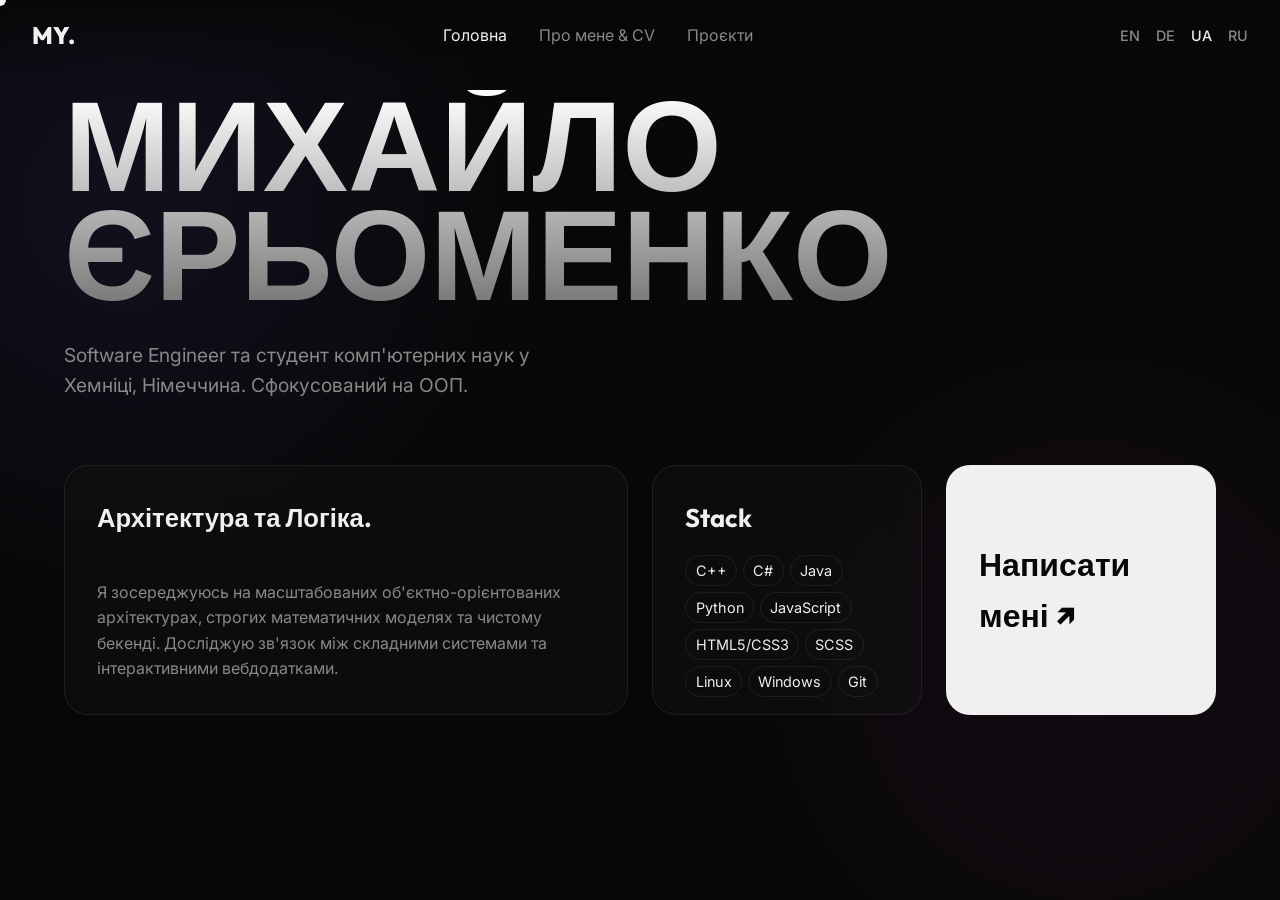
<file: index_ua.html>
<!DOCTYPE html>
<html lang="uk">
<head>
    <meta charset="UTF-8">
    <meta name="viewport" content="width=device-width, initial-scale=1.0">
    <title>Портфоліо</title>
    <link href="https://fonts.googleapis.com/css2?family=Outfit:wght@300;500;800&family=Inter:wght@400;500&family=JetBrains+Mono&display=swap" rel="stylesheet">
    <link rel="stylesheet" href="style.css">
    <link rel="icon" href="favicon-round.png" type="image/x-icon">
</head>
<body>
    <div class="cursor"></div>
    <div class="ambient-glow glow-1"></div>
    <div class="ambient-glow glow-2"></div>

    <!-- Шапка та Навігація -->
    <header class="top-nav">
        <div class="logo">MY.</div>
        <div class="burger-menu" id="burger-menu" role="button" aria-label="Відкрити навігаційне меню" tabindex="0">
            <span></span><span></span><span></span>
        </div>
        <nav class="main-nav" id="main-nav">
            <button class="nav-btn active hover-target" data-target="page-home">Головна</button>
            <button class="nav-btn hover-target" data-target="page-about">Про мене & CV</button>
            <button class="nav-btn hover-target" data-target="page-projects">Проєкти</button>
            
            <!-- МОБИЛЬНЫЙ ПЕРЕКЛЮЧАТЕЛЬ (Будет виден только в меню на телефоне) -->
            <div class="mobile-lang-switch">
                <a href="index.html" class="hover-target">EN</a>
                <a href="index_de.html" class="hover-target">DE</a>
                <a href="index_ua.html" class="active hover-target">UA</a>
                <a href="index_ru.html" class="hover-target">RU</a>
            </div>
        </nav>

        <!-- ДЕСКТОПНЫЙ ПЕРЕКЛЮЧАТЕЛЬ (Будет виден только на ПК) -->
        <div class="lang-switch">
            <a href="index.html" class="hover-target">EN</a>
            <a href="index_de.html" class="hover-target">DE</a>
            <a href="index_ua.html" class="active hover-target">UA</a>
            <a href="index_ru.html" class="hover-target">RU</a>
        </div>
    </header>

    <main class="container">
        
        <!-- ================= СТОРІНКА: ГОЛОВНА (Bento Grid) ================= -->
        <section id="page-home" class="page-section active">
            <div class="hero">
                <h1 class="huge-text">МИХАЙЛО<br>ЄРЬОМЕНКО</h1>
                <div class="hero-bottom">
                    <p>Software Engineer та студент комп'ютерних наук у Хемніці, Німеччина. Сфокусований на ООП.</p>
                </div>
            </div>

            <div class="bento-grid">
                <!-- Коротко про себе -->
                <div class="bento-card span-2 reveal">
                    <h3>Архітектура та Логіка.</h3>
                    <p>Я зосереджуюсь на масштабованих об'єктно-орієнтованих архітектурах, строгих математичних моделях та чистому бекенді. Досліджую зв'язок між складними системами та інтерактивними вебдодатками.</p>
                </div>
                <!-- Стек -->
                <div class="bento-card reveal tech-card">
                    <h3>Stack</h3>
                    <div class="tags">
                        <!-- Языки -->
                        <span>C++</span><span>C#</span><span>Java</span><span>Python</span><span>JavaScript</span>
                        <!-- Веб -->
                        <span>HTML5/CSS3</span><span>SCSS</span>
                        <!-- Окружение и инструменты -->
                        <span>Linux</span><span>Windows</span><span>Git</span>
                    </div>
                </div>
                <div class="bento-card reveal contact-card">
                    <a target="_blank" href="https://t.me/Petryshka229" class="hover-target">Написати мені ↗</a>
                </div>
            </div>
        </section>


        <!-- ================= СТОРІНКА: ПРО МЕНЕ & CV ================= -->
        <section id="page-about" class="page-section">
            <div class="about-grid">
                <!-- Мотиваційний лист -->
                <article class="motivation-section reveal">
                    <h2>Про мене</h2>
                    <p>Я підходжу до розробки програмного забезпечення як до структурної дисципліни. Моя основна увага зосереджена на створенні масштабованих об'єктно-орієнтованих архітектур та складної бекенд-логіки.</p>
                    <p>Окрім академічних вимог, я активно розробляю інтерактивні додатки та симуляції. Незалежно від того, чи це проєктування математичного ядра, чи розробка веб-інструментів для настільних ігор, таких як Dungeons & Dragons, я завжди ставлю на перше місце підтримуваність коду та строгі логічні патерни.</p>
                    <p>Наразі шукаю можливості застосувати свої знання у професійному середовищі розробки бекенду або R&D.</p>
                </article>

                <!-- Резюме (CV) -->
                <article class="cv-section reveal">
                    <h2>Резюме (CV)</h2>
                    <div class="cv-item">
                        <span class="cv-date">Жовт 2026 — Теперішній час</span>
                        <h3>Хемніцький технічний університет</h3>
                        <p>B.Sc. Інформатика (Зимовий семестр 2026/2027)</p>
                    </div>
                    <div class="cv-item">
                        <span class="cv-date">2022 — 2024</span>
                        <h3>Харківський національний університет імені В. Н. Каразіна</h3>
                        <p>Комп'ютерні науки (завершено 4 семестри)</p>
                    </div>
                    <div class="cv-item">
                        <span class="cv-date">Мови</span>
                        <p>Українська (рідна), Російська (рідна), Німецька (B2), Англійська.</p>
                    </div>
                </article>
            </div>
        </section>


        <!-- ================= СТОРІНКА: ПРОЄКТИ ================= -->
        <section id="page-projects" class="page-section">
            <div class="projects-header reveal">
                <h2>Вибрані роботи</h2>
                <div class="project-filters">
                    <button class="filter-btn active hover-target" data-filter="all">Всі</button>
                    <button class="filter-btn hover-target" data-filter="university">Університет</button>
                    <button class="filter-btn hover-target" data-filter="courses">Курси</button>
                    <button class="filter-btn hover-target" data-filter="hobby">Хобі</button>
                    <button class="filter-btn hover-target" data-filter="work">Робота</button>
                    <button class="filter-btn hover-target" data-filter="games">Ігри</button>
                </div>
            </div>

            <div class="projects-gallery">
                <!-- Lab 001 -->
                <article class="advanced-project-card reveal" data-category="university">
                <div class="project-preview">
                    <img src="lab001.jpg" alt="Lab 001 Preview" class="preview-img">
                    <div class="project-links">
                    <a href="https://misha1290.github.io/lab001/" class="btn-primary hover-target" target="_blank" rel="noopener noreferrer">Live Демо</a>
                    <a href="https://github.com/misha1290/lab001" class="btn-secondary hover-target" target="_blank" rel="noopener noreferrer">GitHub</a>
                    </div>
                </div>
                <div class="project-details">
                    <span class="category">Університетський проєкт</span>
                    <h3>HTML5 Веб-архітектура</h3>
                    <p class="tech-stack">HTML5 • Семантична розмітка</p>
                    <p class="description">
                    Академічний проєкт, зосереджений на фундаментальних принципах створення вебсторінок з використанням сучасних стандартів HTML5 та концепцій клієнт-серверної архітектури.
                    </p>

                    <div class="features-block">
                    <h4>Ключові особливості:</h4>
                    <ul>
                        <li><strong>Семантична структура:</strong> Використання стандартних структурних тегів, таких як <code>&lt;header&gt;</code>, <code>&lt;section&gt;</code>, <code>&lt;article&gt;</code> та <code>&lt;footer&gt;</code> для доступного потоку документа.</li>
                        <li><strong>Нативна інтеграція мультимедіа:</strong> Вбудовування локальних відео та аудіо файлів безпосередньо за допомогою тегів HTML5 <code>&lt;video&gt;</code> та <code>&lt;audio&gt;</code> із вбудованими елементами керування.</li>
                        <li><strong>Документація коду:</strong> Використання блоків <code>&lt;pre&gt;</code> та <code>&lt;code&gt;</code> для відображення прикладів чистого HTML всередині самої сторінки.</li>
                    </ul>
                    </div>

                    <div class="code-viewer">
                    <div class="code-header">
                        <div class="mac-btns">
                        <span class="dot red"></span>
                        <span class="dot yellow"></span>
                        <span class="dot green"></span>
                        </div>
                        <span class="filename">index.html</span>
                    </div>
                    <pre><code>&lt;!-- Native video embedding with fallback --&gt;
    &lt;section&gt;
        &lt;p&gt;Вивід відео за допомогою тегу &amp;lt;video&amp;gt;&lt;/p&gt;
        &lt;video width="600" height="400" controls&gt;
            &lt;source src="videolabs.mp4" type="video/mp4"&gt;
            Ваш браузер не підтримує відтворення відео.
        &lt;/video&gt;
    &lt;/section&gt;</code></pre>
                    </div>
                </div>
                </article>
                
                <!-- BEAUTY-LAB -->
                <article class="advanced-project-card reveal" data-category="work">
                    <div class="project-preview">
                        <img src="BeautyLab.jpg" alt="Beauty Lab Chemnitz" class="preview-img">
                        <div class="project-links">
                        <a href="https://misha1290.github.io/-BEAUTY-LAB/" class="btn-primary hover-target" target="_blank" rel="noopener noreferrer">Live Демо</a>
                        <a href="https://github.com/misha1290/-BEAUTY-LAB" class="btn-secondary hover-target" target="_blank" rel="noopener noreferrer">GitHub</a>
                        </div>
                    </div>

                    <div class="project-details">
                        <span class="category">Комерція / Landing Page</span>
                        <h3>Beauty Lab</h3>
                        <p class="tech-stack">Vanilla JS • Tailwind CSS • Fetch API</p>
                        <p class="description">
                        Преміальний, двомовний (RU/DE) лендінг, розроблений для естетичного центру в Німеччині. Проєкт має динамічний рендеринг DOM, анімації при скролі та безсерверну систему збору лідів, інтегровану з Telegram.
                        </p>

                        <div class="features-block">
                        <h4>Ключові особливості:</h4>
                        <ul>
                            <li><strong>Безсерверна відправка форм:</strong> Маршрутизація запитів на бронювання до Telegram-бота через Google Apps Script в обхід обмежень CORS preflight.</li>
                            <li><strong>Збереження стану (UX):</strong> Використання <code>localStorage</code> для тимчасового збереження даних, введених користувачем, щоб запобігти їх втраті при випадковому перезавантаженні сторінки.</li>
                            <li><strong>Двомовна архітектура:</strong> Динамічне перемикання мов (Російська/Німецька) реалізоване через кастомний JS-словник та обхід DOM, без перезавантаження сторінки.</li>
                            <li><strong>Продуктивність:</strong> Стилізовано виключно за допомогою Tailwind CSS, анімації працюють через нативний API <code>IntersectionObserver</code> для оптимальної швидкості рендерингу.</li>
                        </ul>
                        </div>

                        <div class="code-viewer">
                        <div class="code-header">
                            <div class="mac-btns">
                            <span class="dot red"></span>
                            <span class="dot yellow"></span>
                            <span class="dot green"></span>
                            </div>
                            <span class="filename">telegram-api.js</span>
                        </div>
                        <pre><code>// Asynchronous lead capture & CORS handling
        const GOOGLE_APP_URL = 'https://script.google.com/macros/s/.../exec'; 

        async function sendToTelegram(message, inputIdsToClear) {
            try {
                const response = await fetch(GOOGLE_APP_URL, {
                    method: 'POST',
                    // Using text/plain to avoid CORS preflight issues in Google Script
                    headers: { 'Content-Type': 'text/plain;charset=utf-8' },
                    body: JSON.stringify({ message: message })
                });
                
                const result = await response.json();
                
                if (result.status === 'success') {
                    showSuccessModal();
                    clearFormStorage(inputIdsToClear); // Clears localStorage upon success
                } else {
                    console.error('Server Error:', result.message);
                }
            } catch (error) {
                console.error('Network Error:', error);
            }
        }</code></pre>
                        </div>
                    </div>
                </article>

                <!-- Time Sync Manager -->
                <article class="advanced-project-card reveal" data-category="hobby">
                    <div class="project-preview">
                        <img src="Cat.jpg" alt="Time Sync Manager Preview" class="preview-img">
                        <div class="project-links">
                        <a href="https://misha1290.github.io/cat/" class="btn-primary hover-target" target="_blank" rel="noopener noreferrer">Live Демо</a>
                        <a href="https://github.com/misha1290/cat" class="btn-secondary hover-target" target="_blank" rel="noopener noreferrer">GitHub</a>
                        </div>
                    </div>

                    <div class="project-details">
                        <span class="category">Хобі / Утиліта</span>
                        <h3>Time Sync Manager & Shop</h3>
                        <p class="tech-stack">JavaScript (ES6+) • Fetch API • LocalStorage</p>
                        <p class="description">
                        Вебдодаток із таймером зворотного відліку, синхронізованим з глобальним API часу. Він включає віртуальний магазин, де користувачі можуть купувати або використовувати бонуси, що змінюють час.
                        </p>

                        <div class="features-block">
                        <h4>Ключові особливості:</h4>
                        <ul>
                            <li><strong>Синхронізація часу із сервером:</strong> Отримання даних UTC в реальному часі з <code>worldtimeapi.org</code> для коригування зсуву клієнтського годинника та запобігання маніпуляціям.</li>
                            <li><strong>Постійне керування станом:</strong> Використання <code>localStorage</code> для збереження часу завершення таймера, моментів паузи та інвентарю магазину (наприклад, зупинка часу) між перезавантаженнями браузера.</li>
                            <li><strong>Динамічне оновлення UI:</strong> Динамічне обчислення годин, хвилин та секунд, а також очищення інтервалу, коли таймер досягає нуля.</li>
                        </ul>
                        </div>

                        <div class="code-viewer">
                        <div class="code-header">
                            <div class="mac-btns">
                            <span class="dot red"></span>
                            <span class="dot yellow"></span>
                            <span class="dot green"></span>
                            </div>
                            <span class="filename">timer-sync.js</span>
                        </div>
                        <pre><code>// Fetching real UTC time to prevent client-side cheating
        async function getServerTime() {
        try {
            const response = await fetch("https://worldtimeapi.org/api/ip");
            const data = await response.json();
            return new Date(data.utc_datetime);
        } catch (error) {
            console.error("API Error:", error);
            return new Date(); // fallback: local time
        }
        }</code></pre>
                        </div>
                    </div>
                </article>

                <!-- SeptaBank -->
                <article class="advanced-project-card reveal" data-category="courses">
                    <div class="project-preview">
                        <img src="Bank.jpg" alt="SeptaBank UI Preview" class="preview-img">
                        <div class="project-links">
                        <a href="https://misha1290.github.io/SeptaBank/" class="btn-primary hover-target" target="_blank" rel="noopener noreferrer">Live Демо</a>
                        <a href="https://github.com/misha1290/SeptaBank" class="btn-secondary hover-target" target="_blank" rel="noopener noreferrer">GitHub</a>
                        </div>
                    </div>

                    <div class="project-details">
                        <span class="category">Курсовий проєкт / Frontend UI</span>
                        <h3>SeptaBank Landing</h3>
                        <p class="tech-stack">Vanilla JS • CSS 3D Transforms • AOS</p>
                        <p class="description">
                        Візуально насичений лендінг, розроблений для вигаданої фінансової установи. Основний фокус зроблено на плавному користувацькому досвіді, з керованими послідовностями прелоадера, анімаціями при скролі та складними CSS-архітектурами для 3D-елементів.
                        </p>

                        <div class="features-block">
                        <h4>Ключові технічні деталі:</h4>
                        <ul>
                            <li><strong>Прелоадер з тайм-аутом:</strong> Кастомний JS-екран завантаження, який блокує прокрутку, поки DOM повністю не завантажиться, і плавно зникає через CSS-класи.</li>
                            <li><strong>3D-взаємодії карток:</strong> Реалізація реалістичних компонентів кредитних карток із використанням розширених властивостей CSS, таких як <code>transform-style: preserve-3d</code> та <code>rotateY</code>.</li>
                            <li><strong>Анімації при скролі:</strong> Інтеграція бібліотеки AOS для продуктивних ефектів згасання та масштабування блоків контенту.</li>
                        </ul>
                        </div>

                        <div class="code-viewer">
                        <div class="code-header">
                            <div class="mac-btns">
                            <span class="dot red"></span>
                            <span class="dot yellow"></span>
                            <span class="dot green"></span>
                            </div>
                            <span class="filename">loader.js</span>
                        </div>
                        <pre><code>// Preloader & overflow control sequence
        let loader = document.querySelector('.loading');
        let body = document.querySelector('body');

        window.addEventListener('load', function() {
            loader.classList.add('tuck');
            body.classList.add('tuck'); // Enables scrolling
            
            setTimeout(function() {
                loader.classList.remove('tuck');
                body.classList.remove('tuck');
            }, 1000);
        });</code></pre>
                        </div>
                    </div>
                </article>

                <!-- Gildia -->
                <article class="advanced-project-card reveal" data-category="hobby">
                    <div class="project-preview">
                        <img src="Gildia.jpg" alt="Adventurers Guild Preview" class="preview-img">
                        <div class="project-links">
                        <a href="https://misha1290.github.io/Gildia/" class="btn-primary hover-target" target="_blank" rel="noopener noreferrer">Live Демо</a>
                        <a href="https://github.com/misha1290/Gildia" class="btn-secondary hover-target" target="_blank" rel="noopener noreferrer">GitHub</a>
                        </div>
                    </div>

                    <div class="project-details">
                        <span class="category">Хобі / Інструмент для настільних ігор</span>
                        <h3>Adventurers Guild Board</h3>
                        <p class="tech-stack">JavaScript (ES6) • DOM Manipulation • CSS</p>
                        <p class="description">
                        Захоплива інтерактивна дошка квестів, створена для відстеження homebrew-кампаній D&D. Вона парсить масиви даних про квести та персонажів для динамічної генерації рандомізованої дошки оголошень та реєстру рангів з органічним виглядом.
                        </p>

                        <div class="features-block">
                        <h4>Ключові технічні деталі:</h4>
                        <ul>
                            <li><strong>Динамічна ін'єкція HTML:</strong> Ітерація по масивах даних для створення та додавання складних DOM-елементів на льоту за допомогою шаблонних рядків.</li>
                            <li><strong>Органічний алгоритмічний UI:</strong> Симуляція фізичної дошки оголошень шляхом застосування випадкового CSS-обертання (від -4 до 4 градусів) до кожної відрендереної картки квесту.</li>
                            <li><strong>Складний стайлінг:</strong> Створення фентезійної естетики за допомогою складених лінійних та радіальних градієнтів, кастомних вебшрифтів і багатошарових тіней.</li>
                        </ul>
                        </div>

                        <div class="code-viewer">
                        <div class="code-header">
                            <div class="mac-btns">
                            <span class="dot red"></span>
                            <span class="dot yellow"></span>
                            <span class="dot green"></span>
                            </div>
                            <span class="filename">render-quests.js</span>
                        </div>
                        <pre><code>// Dynamic rendering with randomized rotation
        quests.forEach(quest =&gt; {
            const notice = document.createElement('div');
            notice.classList.add('notice');
            
            // Applying random tilt (-4 to 4 degrees)
            const rotation = (Math.random() * 8) - 4;
            notice.style.transform = `rotate(${rotation}deg)`;

            let marksHtml = quest.marks &gt; 0 
                ? `&lt;div class="marks"&gt;${'🔴'.repeat(quest.marks)}&lt;/div&gt;` 
                : '';

            notice.innerHTML = `
                &lt;h2&gt;${quest.title}&lt;/h2&gt;
                &lt;span class="highlight"&gt;XP: ${quest.xp}&lt;/span&gt;
                &lt;p&gt;${quest.desc}&lt;/p&gt;
                &lt;span class="highlight"&gt;Reward: ${quest.reward}&lt;/span&gt;
                ${marksHtml}
            `;
            
            board.appendChild(notice);
        });</code></pre>
                        </div>
                    </div>
                </article>

                <!-- Kingdom Game -->
                <article class="advanced-project-card reveal" data-category="hobby games">
                    <div class="project-preview">
                        <img src="kingdom.png" alt="Kingdom Game Preview" class="preview-img">
                        <div class="project-links">
                        <a href="https://misha1290.github.io/kingdom/" class="btn-primary hover-target" target="_blank" rel="noopener noreferrer">Live Демо</a>
                        <a href="https://github.com/misha1290/kingdom" class="btn-secondary hover-target" target="_blank" rel="noopener noreferrer">GitHub</a>
                        </div>
                    </div>

                    <div class="project-details">
                        <span class="category">Хобі / Вебгра</span>
                        <h3>Kingdom: Royal Defense</h3>
                        <p class="tech-stack">Vanilla JS • HTML5 Audio • DOM</p>
                        <p class="description">
                        Браузерна інтерактивна сюжетна та стратегічна гра. Гравці управляють чисельністю військ і тактикою для придушення повстання, з розгалуженими наслідками, прихованими модальними вікнами з лором та кастомним перетягуваним радіоінтерфейсом для фонової музики.
                        </p>

                        <div class="features-block">
                        <h4>Ключові технічні деталі:</h4>
                        <ul>
                            <li><strong>Кастомний медіаплеєр:</strong> Реалізовано перетягуваний радіо-інтерфейс, де позиція повзунка динамічно розраховує та змінює аудіотрек, що зараз грає.</li>
                            <li><strong>Ігрова логіка та результати:</strong> Розроблено систему розрахунку бою, що порівнює вибір користувача з рандомізованою силою ворога для визначення перемоги чи поразки.</li>
                            <li><strong>Управління станом CSS:</strong> Використано нативний хак із чекбоксом (псевдокласи) для перемикання складних прихованих UI-елементів та модальних вікон з лором без повної залежності від JavaScript.</li>
                        </ul>
                        </div>

                        <div class="code-viewer">
                        <div class="code-header">
                            <div class="mac-btns">
                            <span class="dot red"></span>
                            <span class="dot yellow"></span>
                            <span class="dot green"></span>
                            </div>
                            <span class="filename">radio-drag.js</span>
                        </div>
                        <pre><code>// Handling draggable radio slider and track switching
        draggable.onmousedown = function(event) {
            isDragging = true;
            document.onmousemove = function(event) {
                if (isDragging) {
                    const containerRect = container.getBoundingClientRect();
                    let newLeft = event.clientX - containerRect.left - draggable.offsetWidth / 2;

                    let closestPosition = positions[0];
                    let closestDistance = Math.abs(newLeft - positions[0]);
                    for (let pos of positions) {
                        let distance = Math.abs(newLeft - pos);
                        if (distance &lt; closestDistance) {
                            closestPosition = pos;
                            closestDistance = distance;
                        }
                    }
                    draggable.style.left = closestPosition + 'px';
                }
            };
        };</code></pre>
                        </div>
                    </div>
                </article>

                <!-- Chess Players -->
                <article class="advanced-project-card reveal" data-category="courses">
                    <div class="project-preview">
                        <img src="Chess.jpeg" alt="Chess Players Preview" class="preview-img">
                        <div class="project-links">
                        <a href="https://misha1290.github.io/Practical_robot_No.7/" class="btn-primary hover-target" target="_blank" rel="noopener noreferrer">Live Демо</a>
                        <a href="https://github.com/misha1290/Practical_robot_No.7" class="btn-secondary hover-target" target="_blank" rel="noopener noreferrer">GitHub</a>
                        </div>
                    </div>

                    <div class="project-details">
                        <span class="category">Курсовий проєкт / Інформаційний</span>
                        <h3>Greatest Chess Players</h3>
                        <p class="tech-stack">HTML5 • CSS Layouts • Anchor Navigation</p>
                        <p class="description">
                        Структурована інформаційна вебсторінка, що детально описує біографії найвидатніших шахістів в історії. Проєкт підкреслює чисту типографіку, семантичне структурування та ефективну навігацію по сторінці за допомогою анкорних посилань.
                        </p>

                        <div class="features-block">
                        <h4>Ключові технічні деталі:</h4>
                        <ul>
                            <li><strong>Фіксована бічна навігація:</strong> Реалізовано постійне бічне меню за допомогою фіксованого позиціювання CSS, що дозволяє користувачам швидко перемикатися між різними біографіями гравців.</li>
                            <li><strong>Семантичний потік HTML:</strong> Використано структурні теги для логічної організації контенту заради кращої доступності та SEO-індексації.</li>
                            <li><strong>Адаптивні налаштування макета:</strong> Налаштовано медіа-запити для приховування бічної панелі на менших екранах, що гарантує читабельність основного контенту на мобільних пристроях.</li>
                        </ul>
                        </div>

                        <div class="code-viewer">
                        <div class="code-header">
                            <div class="mac-btns">
                            <span class="dot red"></span>
                            <span class="dot yellow"></span>
                            <span class="dot green"></span>
                            </div>
                            <span class="filename">style.css</span>
                        </div>
                        <pre><code>/* Responsive Sidebar Navigation */
        .minu{
        position: fixed;
        text-align: center;
        border: thick solid black;
        width: 190px;
        height: 520px;
        left: 30px;
        }

        @media screen and (max-width: 906px) {
        .minu{
            display: none;
        }
        .section{
            padding-left: 0px;
        }
        }</code></pre>
                        </div>
                    </div>
                </article>

                <!-- DECBASE -->
                <article class="advanced-project-card reveal" data-category="courses work">
                    <div class="project-preview">
                        <img src="DECBASE.jpeg" alt="DECBASE Preview" class="preview-img">
                        <div class="project-links">
                        <a href="https://misha1290.github.io/DECBASE/" class="btn-primary hover-target" target="_blank" rel="noopener noreferrer">Live Демо</a>
                        <a href="https://github.com/misha1290/DECBASE" class="btn-secondary hover-target" target="_blank" rel="noopener noreferrer">GitHub</a>
                        </div>
                    </div>

                    <div class="project-details">
                        <span class="category">Курси / Архітектурний лендінг</span>
                        <h3>DECBASE Interior Design</h3>
                        <p class="tech-stack">SCSS • Bootstrap 5 • HTML Dialog</p>
                        <p class="description">
                        Комплексний, високо стилізований лендінг для фірми з дизайну інтер'єрів. Цей проєкт демонструє здатність інтегрувати зовнішні фреймворки, зберігаючи при цьому міцну архітектуру власних стилів.
                        </p>

                        <div class="features-block">
                        <h4>Ключові технічні деталі:</h4>
                        <ul>
                            <li><strong>Нативні модальні вікна:</strong> Використано нативний HTML-елемент dialog у поєднанні з інлайн-JavaScript для обробки складних оверлейних екранів без важких зовнішніх скриптів.</li>
                            <li><strong>Інтеграція фреймворків:</strong> Використано популярну CSS-бібліотеку для швидкої реалізації надійних компонентів, зокрема адаптивних каруселей для відгуків клієнтів.</li>
                            <li><strong>Просунута архітектура CSS:</strong> Організація стилів за допомогою розширеної вкладеності та псевдоелементів для створення складних UI-патернів, таких як анімовані мобільні бургер-меню.</li>
                        </ul>
                        </div>

                        <div class="code-viewer">
                        <div class="code-header">
                            <div class="mac-btns">
                            <span class="dot red"></span>
                            <span class="dot yellow"></span>
                            <span class="dot green"></span>
                            </div>
                            <span class="filename">index.html</span>
                        </div>
                        <pre><code>&lt;!-- Native HTML5 Dialog Implementation --&gt;
        &lt;button class="best-button-open sub-button" onclick="document.querySelector('.best-modal').showModal()"&gt;CONTINUE READING&lt;/button&gt;

        &lt;dialog class="best-modal"&gt;
        &lt;h1 class="modal-title"&gt;More information&lt;/h1&gt;
        &lt;p class="modal-text"&gt;Detailed content goes here...&lt;/p&gt;
        &lt;img class="modal-img" src="./image/img1.jpg" alt="error"&gt;
        &lt;button class="best-button-close" onclick="document.querySelector('.best-modal').close()"&gt;Exit&lt;/button&gt;
        &lt;/dialog&gt;</code></pre>
                        </div>
                    </div>
                </article>

            </div>
        </section>
    </main>
    <script src="script.js"></script>
</body>
</html>
</file>
<file: style.css>
:root {
    --bg-color: #080808;
    --text-main: #f0f0f0;
    --text-muted: #888;
    --accent: #fff;
    --card-bg: rgba(20, 20, 20, 0.4);
    --card-border: rgba(255, 255, 255, 0.08);
    --code-bg: #0D0D0D;
}

* {
    margin: 0;
    padding: 0;
    box-sizing: border-box;
}
/* Скролл */
html {
    scrollbar-width: thin;
    scrollbar-color: rgba(255, 255, 255, 0.2) var(--bg-color);
}
::-webkit-scrollbar {
    width: 8px;
}
::-webkit-scrollbar-track {
    background: var(--bg-color);
}
::-webkit-scrollbar-thumb {
    background: rgba(255, 255, 255, 0.15);
    border-radius: 10px;
    border: 2px solid var(--bg-color);
}
::-webkit-scrollbar-thumb:hover {
    background: rgba(255, 255, 255, 0.35);
}


body {
    background-color: var(--bg-color);
    color: var(--text-main);
    font-family: 'Inter', sans-serif;
    overflow-x: hidden;
    line-height: 1.6;
}

/* --- Ambient Glow --- */
.ambient-glow {
    position: fixed;
    border-radius: 50%;
    filter: blur(120px);
    z-index: -1;
    opacity: 0.5;
    will-change: transform, opacity
}
.glow-1 {
    width: 60vw; height: 60vw;
    background: radial-gradient(circle, rgba(40,40,90,0.8) 0%, rgba(0,0,0,0) 70%);
    top: -20vh; left: -20vw;
}
.glow-2 {
    width: 50vw; height: 50vw;
    background: radial-gradient(circle, rgba(80,30,80,0.6) 0%, rgba(0,0,0,0) 70%);
    bottom: -10vh; right: -10vw;
}

.top-nav {
    display: flex;
    justify-content: space-between;
    align-items: center;
    padding: 1rem 2rem;
    position: fixed;
    width: 100%;
    z-index: 100;
    background: linear-gradient(to bottom, rgba(8,8,8,0.9), transparent);
    backdrop-filter: blur(5px);
}
.logo {
    font-family: 'Outfit', sans-serif;
    font-weight: 800;
    font-size: 1.5rem;
}
.main-nav {
    display: flex;
    gap: 2rem;
}
.nav-btn {
    background: none; border: none;
    color: var(--text-muted);
    font-size: 1rem; font-family: 'Inter', sans-serif;
    transition: color 0.3s;
}
.nav-btn.active, .nav-btn:hover { color: var(--text-main); }

.lang-switch { 
    display: flex; 
    gap: 1rem; 
    font-size: 0.9rem; 
    font-weight: 500; 
}

.lang-switch a { 
    color: var(--text-muted); 
    text-decoration: none;
    transition: color 0.3s ease; 
}

.lang-switch a.active, 
.lang-switch a:hover { 
    color: var(--text-main); 
}

.container { 
    padding: 90px 4rem 2rem; 
    max-width: 1400px; 
    margin: 0 auto; 
    min-height: 100vh; /* Гарантируем, что контейнер занимает весь экран */
}
.page-section { display: none; animation: fadeIn 0.6s ease forwards; }
.page-section.active { display: block; }
@keyframes fadeIn { from { opacity: 0; transform: translateY(10px); } to { opacity: 1; transform: translateY(0); } }

/* --- ГЛАВНАЯ: Typography & Bento --- */
.hero { margin-bottom: 4rem; }
.huge-text {
    font-family: 'Outfit', sans-serif;
    font-size: clamp(4rem, 10vw, 11rem);
    font-weight: 800; line-height: 0.85;
    background: linear-gradient(180deg, #fff 0%, #777 100%);
    -webkit-background-clip: text; -webkit-text-fill-color: transparent;
}
.hero-bottom { margin-top: 2rem; color: var(--text-muted); font-size: 1.2rem; max-width: 500px; }

.bento-grid {
    display: grid; grid-template-columns: repeat(4, 1fr);
    grid-auto-rows: 250px; gap: 1.5rem;
}
.bento-card {
    background: var(--card-bg); border: 1px solid var(--card-border);
    border-radius: 24px; padding: 2rem;
    display: flex; flex-direction: column; justify-content: space-between;
    backdrop-filter: blur(20px); transition: transform 0.4s;
}
.bento-card:hover { transform: translateY(-5px); }
.span-2 { grid-column: span 2; }
.bento-card h3 { font-family: 'Outfit', sans-serif; font-size: 1.6rem; margin-bottom: 1rem; }
.bento-card p { color: var(--text-muted); }

.tags { 
    display: flex; 
    flex-wrap: wrap; 
    gap: 0.35rem;
}
.tags span { 
    padding: 0.2rem 0.6rem;
    border: 1px solid var(--card-border); 
    border-radius: 50px; 
    font-size: 0.9rem;
}
.contact-card { background: var(--text-main); align-items: center; justify-content: center; position: relative; }
.contact-card a { color: var(--bg-color); text-decoration: none; font-size: 2rem; font-family: 'Outfit', sans-serif; font-weight: 800; }
.contact-card a::after {
    content: '';
    position: absolute;
    inset: 0;
}

/* --- ОБО МНЕ & CV --- */
.about-grid { display: grid; grid-template-columns: 1fr 1fr; gap: 4rem; padding-top: 2rem; }
h2 { font-family: 'Outfit', sans-serif; font-size: 2.5rem; margin-bottom: 2rem; border-bottom: 1px solid var(--card-border); padding-bottom: 1rem; }
.motivation-section p { color: var(--text-muted); font-size: 1.1rem; margin-bottom: 1.5rem; }
.cv-item { margin-bottom: 2rem; }
.cv-date { display: block; font-family: 'JetBrains Mono', monospace; font-size: 0.85rem; color: #aaa; margin-bottom: 0.3rem; }
.cv-item h3 { font-size: 1.2rem; margin-bottom: 0.3rem; }
.cv-item p { color: var(--text-muted); }

/* --- ПРОЕКТЫ & ФИЛЬТРЫ --- */
.projects-header { margin-bottom: 3rem; }
.project-filters { display: flex; gap: 1rem; flex-wrap: wrap; }
.filter-btn {
    background: none; border: 1px solid var(--card-border); color: var(--text-muted);
    padding: 0.5rem 1.2rem; border-radius: 20px; transition: all 0.3s;
}
.filter-btn.active, .filter-btn:hover { border-color: var(--text-main); color: var(--text-main); }

/* Advanced Cards */
.advanced-project-card {
    display: grid; grid-template-columns: 400px 1fr; gap: 3rem;
    margin-bottom: 4rem; padding-bottom: 4rem; border-bottom: 1px solid var(--card-border);
}
.project-preview { display: flex; flex-direction: column; gap: 1.5rem; }
.preview-img { width: 100%; border-radius: 12px; border: 1px solid var(--card-border); object-fit: cover; }
.project-links { display: flex; gap: 1rem; }
.btn-primary, .btn-secondary { padding: 0.8rem 1.5rem; border-radius: 6px; text-decoration: none; font-weight: 500; font-size: 0.9rem; text-align: center; flex: 1; }
.btn-primary { background: var(--text-main); color: var(--bg-color); }
.btn-secondary { background: transparent; border: 1px solid var(--card-border); color: var(--text-main); }

.project-details .category { font-family: 'JetBrains Mono', monospace; font-size: 0.8rem; color: #aaa; text-transform: uppercase; }
.project-details h3 { font-family: 'Outfit', sans-serif; font-size: 2rem; margin: 0.5rem 0; }
.tech-stack { color: #fff; font-size: 0.9rem; margin-bottom: 1rem; }
.description { color: var(--text-muted); margin-bottom: 1.5rem; }
.project-details {
    min-width: 0; 
}

.features-block { padding: 1.5rem; background: var(--card-bg); border-radius: 8px; border-left: 2px solid var(--text-main); margin-bottom: 1.5rem; }
.features-block h4 { margin-bottom: 0.8rem; font-weight: 500; }
.features-block ul { list-style-position: inside; color: var(--text-muted); }
.features-block strong { color: var(--text-main); font-weight: 500; }

.code-viewer { background: var(--code-bg); border: 1px solid var(--card-border); border-radius: 8px; overflow: hidden; }
.code-header { background: #1a1a1a; padding: 0.8rem 1rem; display: flex; align-items: center; border-bottom: 1px solid var(--card-border); }
.mac-btns { display: flex; gap: 6px; }
.dot { width: 10px; height: 10px; border-radius: 50%; }
.dot.red { background: #FF5F56; } .dot.yellow { background: #FFBD2E; } .dot.green { background: #27C93F; }
.filename { margin-left: 1rem; color: var(--text-muted); font-size: 0.85rem; font-family: 'JetBrains Mono', monospace; }
.code-viewer pre { padding: 1.5rem; overflow-x: auto; margin: 0; }
.code-viewer code { font-family: 'JetBrains Mono', monospace; font-size: 0.9rem; color: #A9B7C6; }

/* --- Анимации & Курсор --- */
.reveal { opacity: 0; transform: translateY(30px); transition: all 0.8s ease-out; }
.reveal.visible { opacity: 1; transform: translateY(0); }

.cursor {
    position: fixed; top: 0; left: 0; width: 12px; height: 12px;
    background-color: #fff; border-radius: 50%; pointer-events: none;
    z-index: 9999; mix-blend-mode: difference; transform: translate(-50%, -50%);
    transition: width 0.3s, height 0.3s;
}
.cursor.hovered { width: 50px; height: 50px; background-color: transparent; border: 1px solid #fff; }
/* Стили для кнопки бургера */
.burger-menu {
    display: none;
    flex-direction: column;
    gap: 5px;
    z-index: 101;
}
.burger-menu span {
    width: 25px;
    height: 2px;
    background-color: var(--text-main);
    transition: 0.3s;
}
.mobile-lang-switch {
    display: none;
}
/* Адаптивность */
@media (max-width: 1024px) {
    .bento-grid { grid-template-columns: 1fr 1fr; grid-auto-rows: minmax(200px, auto);}
    .advanced-project-card { grid-template-columns: 1fr; }
    .about-grid { grid-template-columns: 1fr; gap: 2rem; }
    .cursor {
        display: none !important;
    }
    * {
        cursor: auto !important;
    }
}
@media (max-width: 768px) {
    .top-nav { padding: 1.5rem 2rem; }
    .container { padding: 100px 2rem 2rem; }
    .huge-text { font-size: 3rem; }
        .burger-menu {
        display: flex; /* Показываем бургер на мобильных */
    }
    
    .lang-switch {
        display: none; /* Можно скрыть или перенести внутрь меню */
    }

    /* Выезжающее меню */
    .main-nav {
        position: fixed;
        top: 0;
        right: -100%; /* Спрятано за экраном */
        width: 250px;
        height: 100vh;
        background: rgba(8, 8, 8, 0.95);
        backdrop-filter: blur(10px);
        border-left: 1px solid var(--card-border);
        flex-direction: column;
        justify-content: center;
        align-items: center;
        transition: right 0.4s ease;
    }

    .main-nav.open {
        right: 0; /* Меню выехало */
    }

    .nav-btn {
        font-size: 1.5rem;
        margin: 1rem 0;
    }
.lang-switch {
        display: none; 
    }

    /* Показываем мобильный переключатель внутри бургер-меню */
    .mobile-lang-switch {
        display: flex;
        gap: 1.5rem;
        margin-top: 2rem;
        border-top: 1px solid var(--card-border);
        padding-top: 1.5rem;
        width: 80%;
        justify-content: center;
    }

    .mobile-lang-switch a {
        color: var(--text-muted);
        text-decoration: none;
        font-size: 1.2rem;
        transition: color 0.3s ease;
    }

    .mobile-lang-switch a.active, 
    .mobile-lang-switch a:hover {
        color: var(--text-main);
    }
}

body.custom-cursor-active * {
    cursor: none !important;
}
</file>
